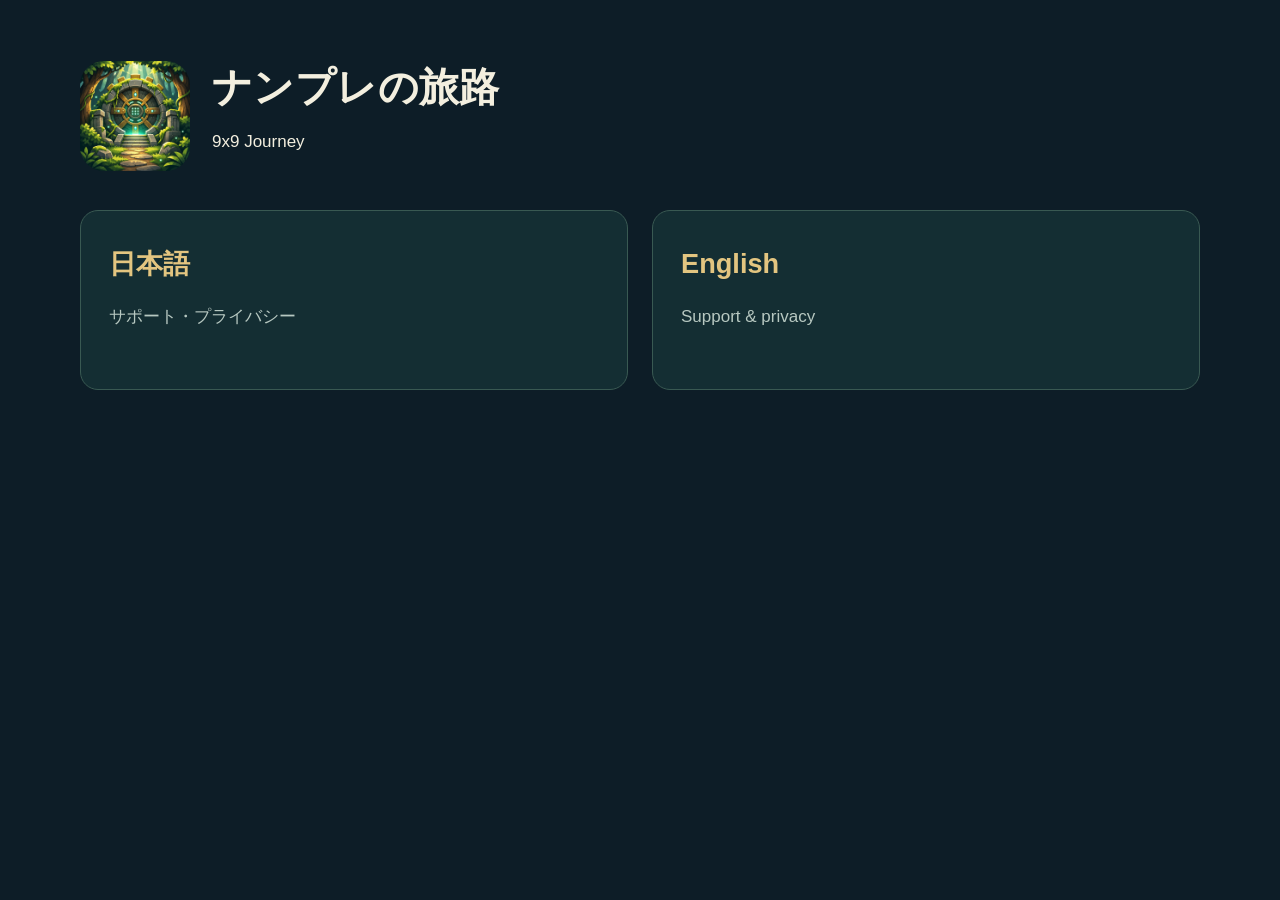
<file: index.html>
<!doctype html><html lang="ja"><head><meta charset="utf-8"><meta name="viewport" content="width=device-width,initial-scale=1"><title>ナンプレの旅路 / 9x9 Journey</title><link rel="stylesheet" href="assets/styles.css"></head><body><main class="wrap locale-home"><div class="locale-brand"><img src="assets/app-icon.png" width="110" height="110" alt=""><div><h1>ナンプレの旅路</h1><p>9x9 Journey</p></div></div><div class="locale-grid"><a class="locale-card" lang="ja" href="ja/support/index.html"><strong>日本語</strong><span>サポート・プライバシー</span></a><a class="locale-card" lang="en" href="en/support/index.html"><strong>English</strong><span>Support &amp; privacy</span></a></div></main></body></html>
</file>
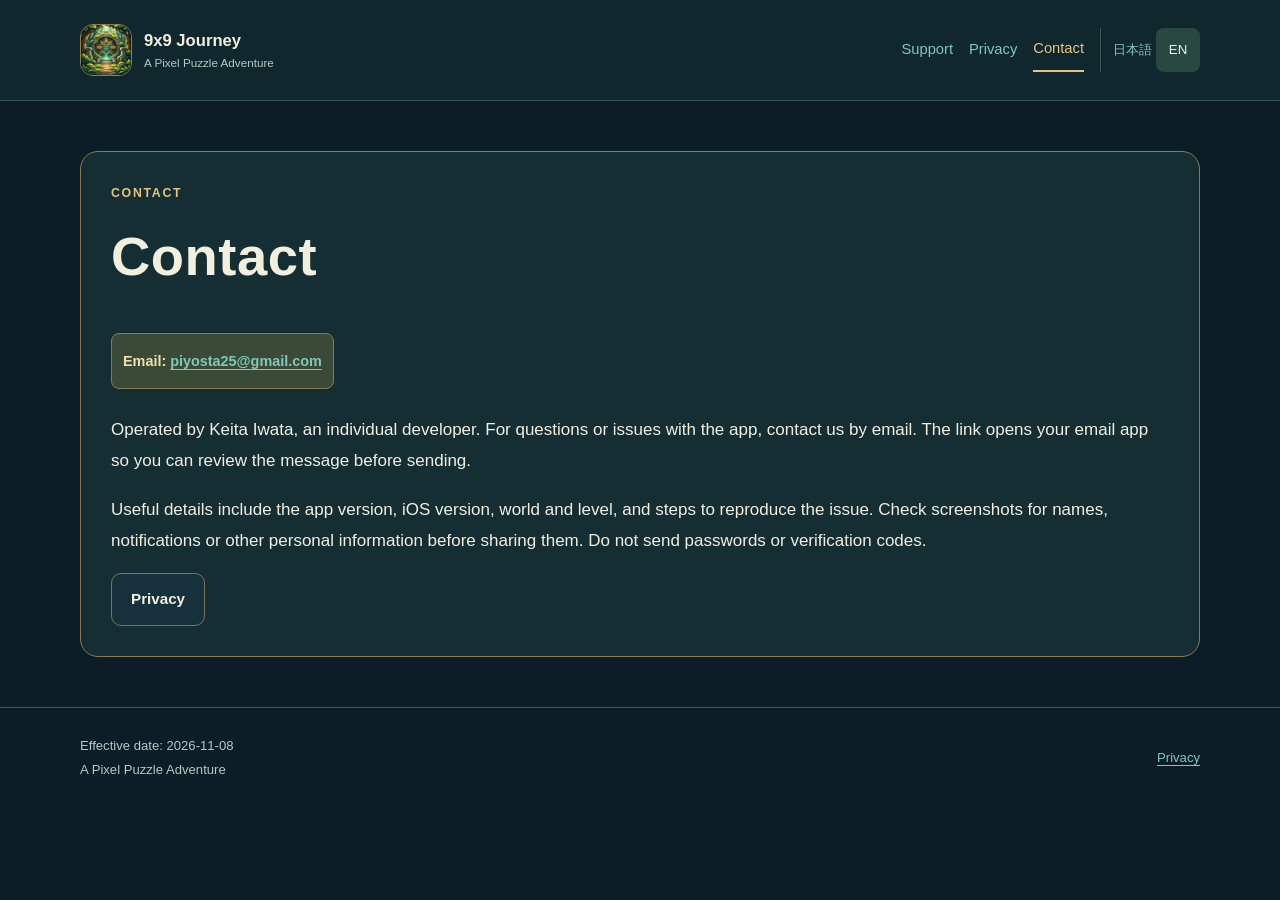
<file: en/contact/index.html>
<!doctype html>
<html lang="en"><head><meta charset="utf-8"><meta name="viewport" content="width=device-width, initial-scale=1"><meta name="robots" content="index,follow"><meta name="referrer" content="no-referrer"><meta http-equiv="Content-Security-Policy" content="default-src 'none'; style-src 'self'; img-src 'self'; font-src 'self'; script-src 'none'; connect-src 'none'; base-uri 'none'; form-action 'none'; object-src 'none'"><title>Contact | 9x9 Journey</title><meta name="description" content="Operated by Keita Iwata, an individual developer. For questions or issues with the app, contact us by email. The link opens your email app so you can review the message before sending."><link rel="icon" href="../../assets/app-icon.png" type="image/png"><link rel="stylesheet" href="../../assets/styles.css"></head><body><a class="skip" href="#main">Skip to content</a><header class="site-header"><div class="wrap header-inner"><a class="brand" href="../support/index.html"><img src="../../assets/app-icon.png" width="52" height="52" alt=""><span><strong>9x9 Journey</strong><small>A Pixel Puzzle Adventure</small></span></a><nav class="top-nav" aria-label="Pages and languages"><a href="../support/index.html">Support</a><a href="../privacy/index.html">Privacy</a><a href="../contact/index.html" aria-current="page">Contact</a><span class="languages"><a lang="ja" hreflang="ja" href="../../ja/contact/index.html">日本語</a><a lang="en" hreflang="en" href="../../en/contact/index.html" aria-current="page">EN</a></span></nav></div></header><main id="main" class="wrap section"><div class="contact-panel"><p class="eyebrow">CONTACT</p><h1>Contact</h1><p class="status-pill">Email: <a class="email-link" href="mailto:piyosta25@gmail.com">piyosta25@gmail.com</a></p><p>Operated by Keita Iwata, an individual developer. For questions or issues with the app, contact us by email. The link opens your email app so you can review the message before sending.</p><p>Useful details include the app version, iOS version, world and level, and steps to reproduce the issue. Check screenshots for names, notifications or other personal information before sharing them. Do not send passwords or verification codes.</p><a class="button secondary" href="../privacy/index.html">Privacy</a></div></main><footer class="site-footer"><div class="wrap footer-inner"><div><p>Effective date: 2026-11-08</p><p>A Pixel Puzzle Adventure</p></div><a href="../privacy/index.html">Privacy</a></div></footer></body></html>
</file>
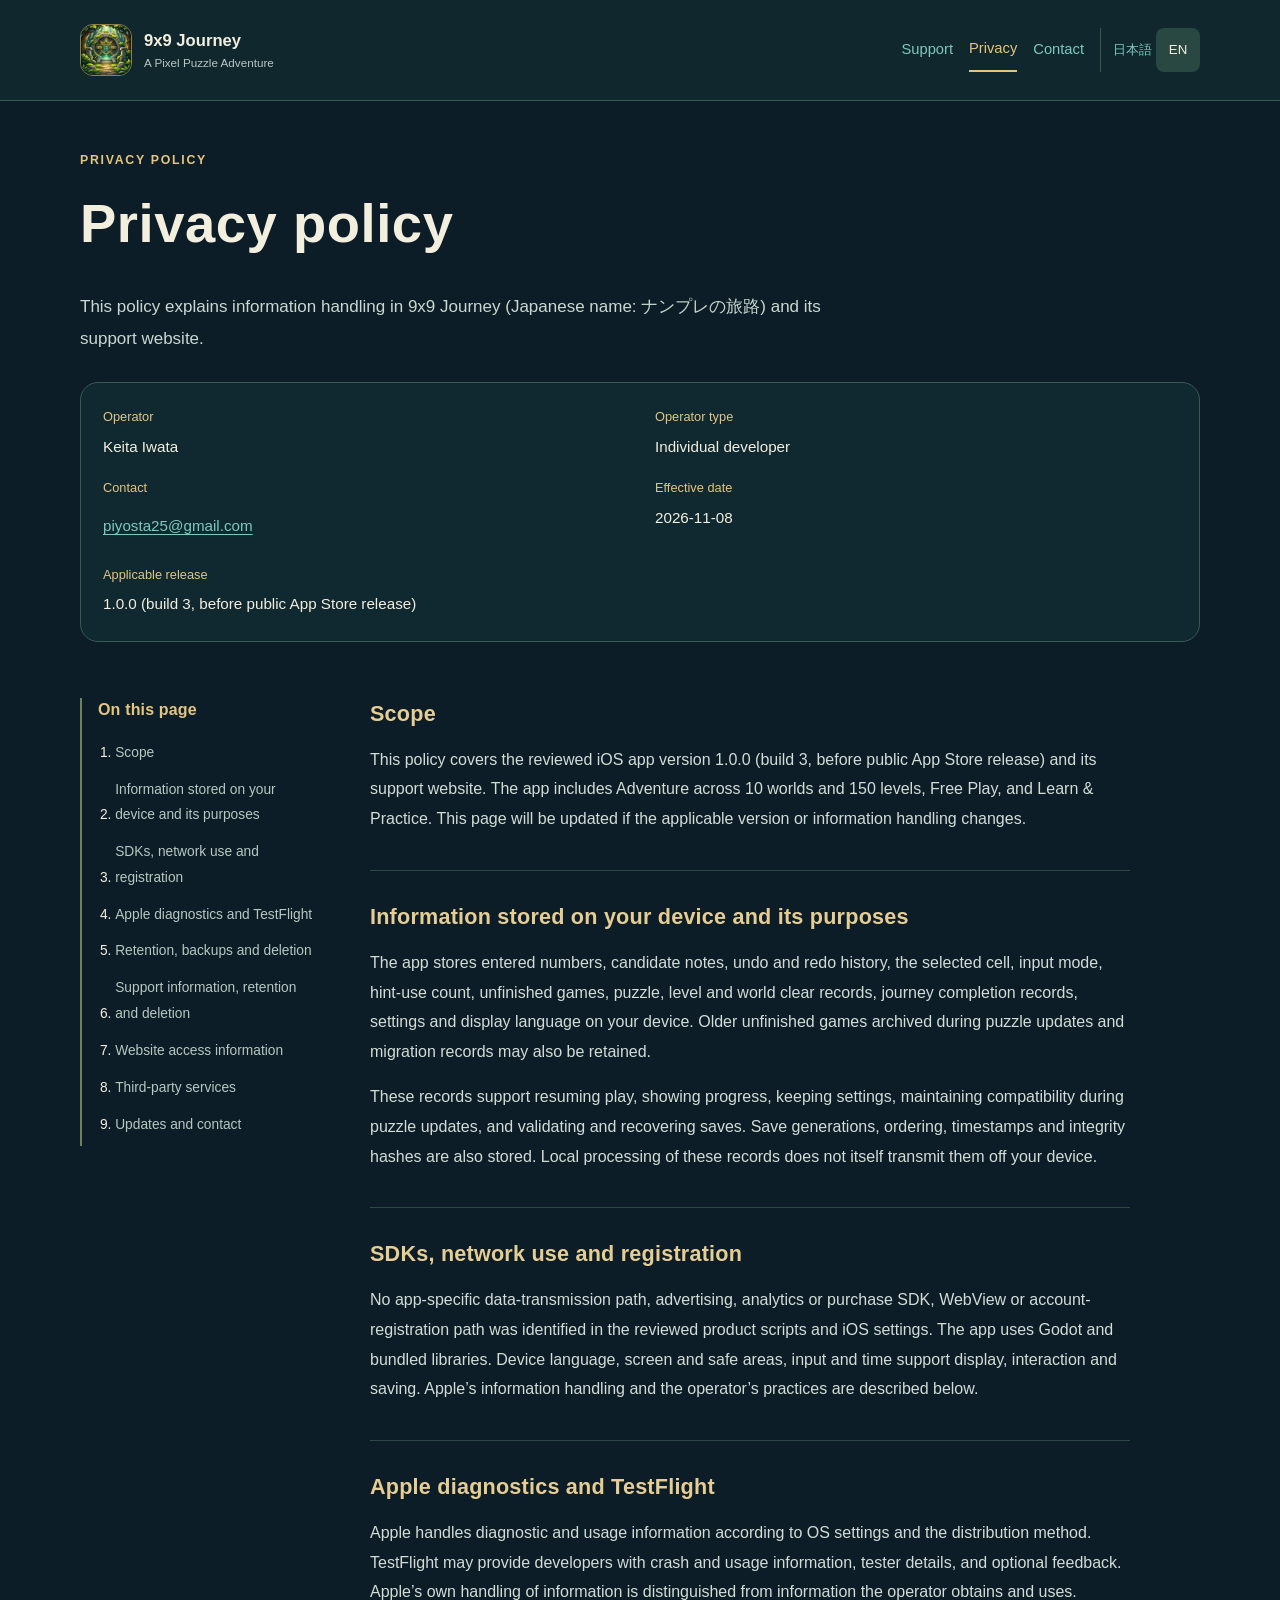
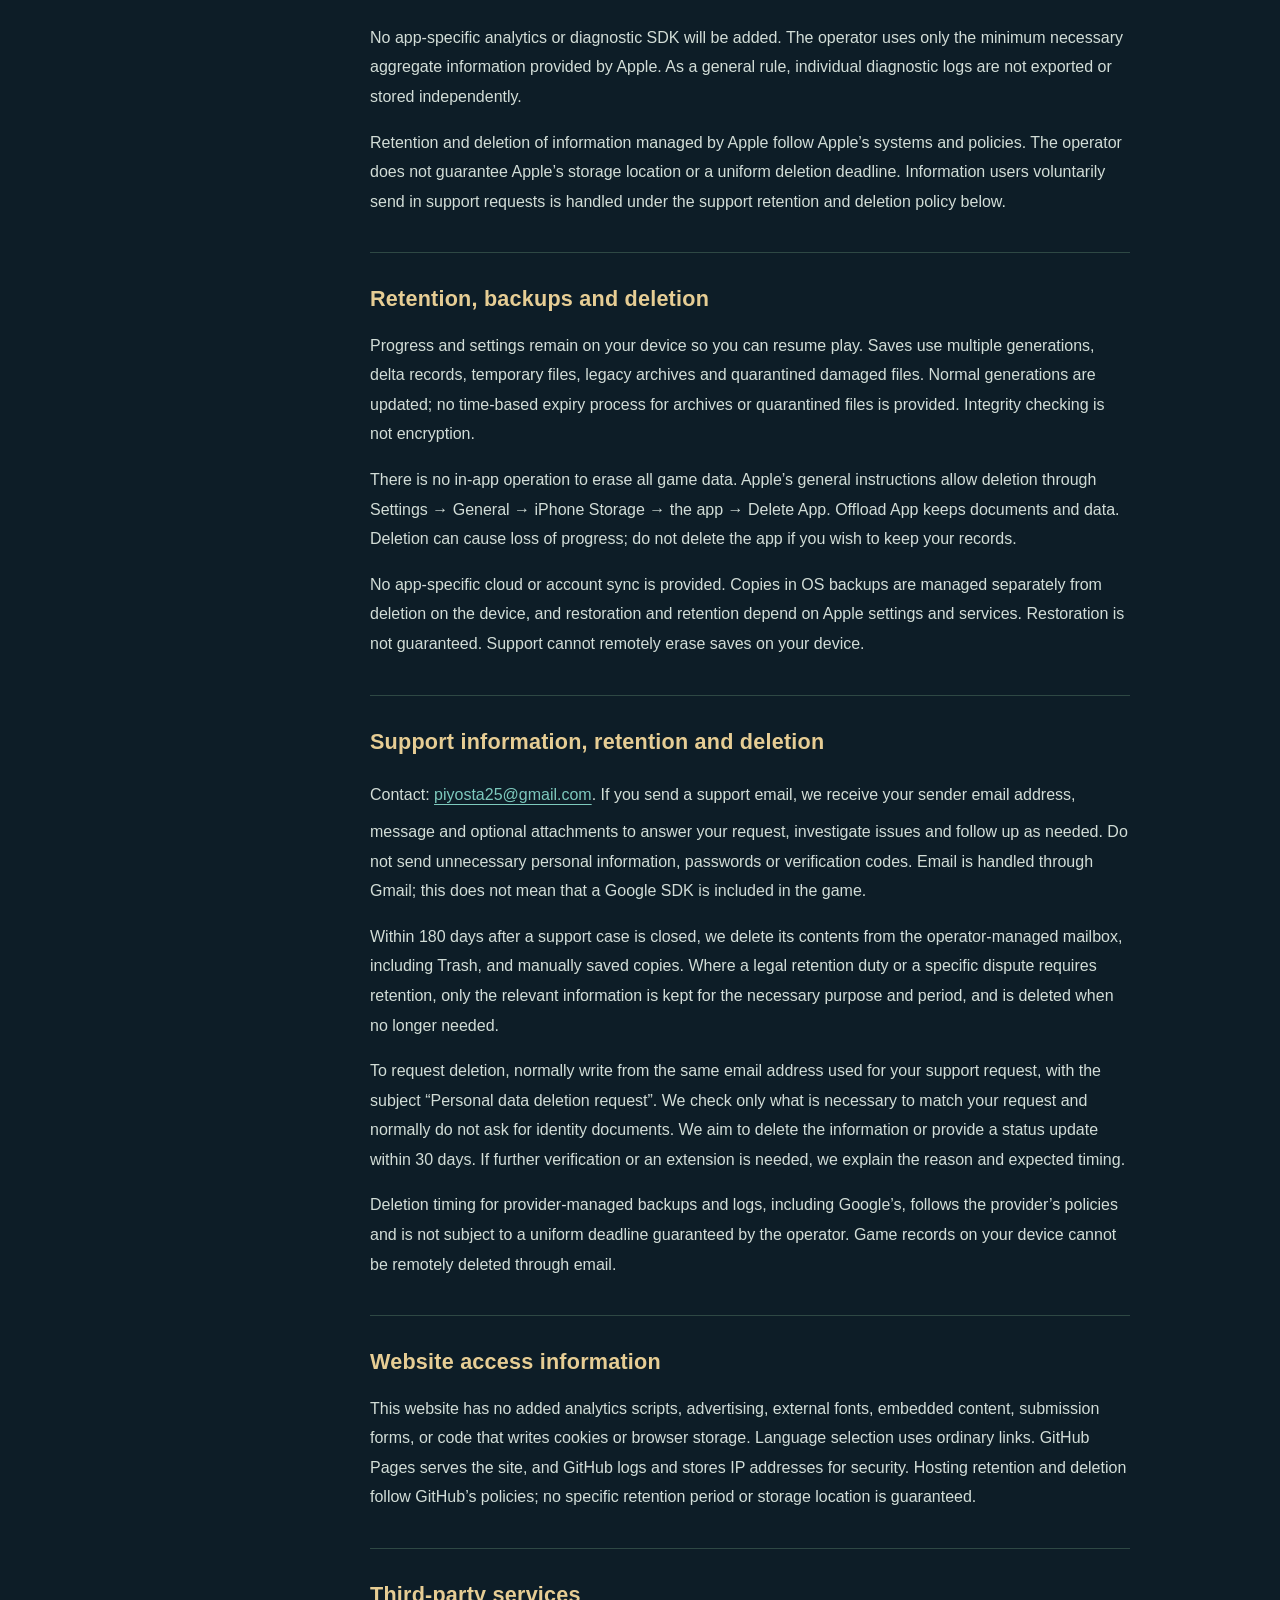
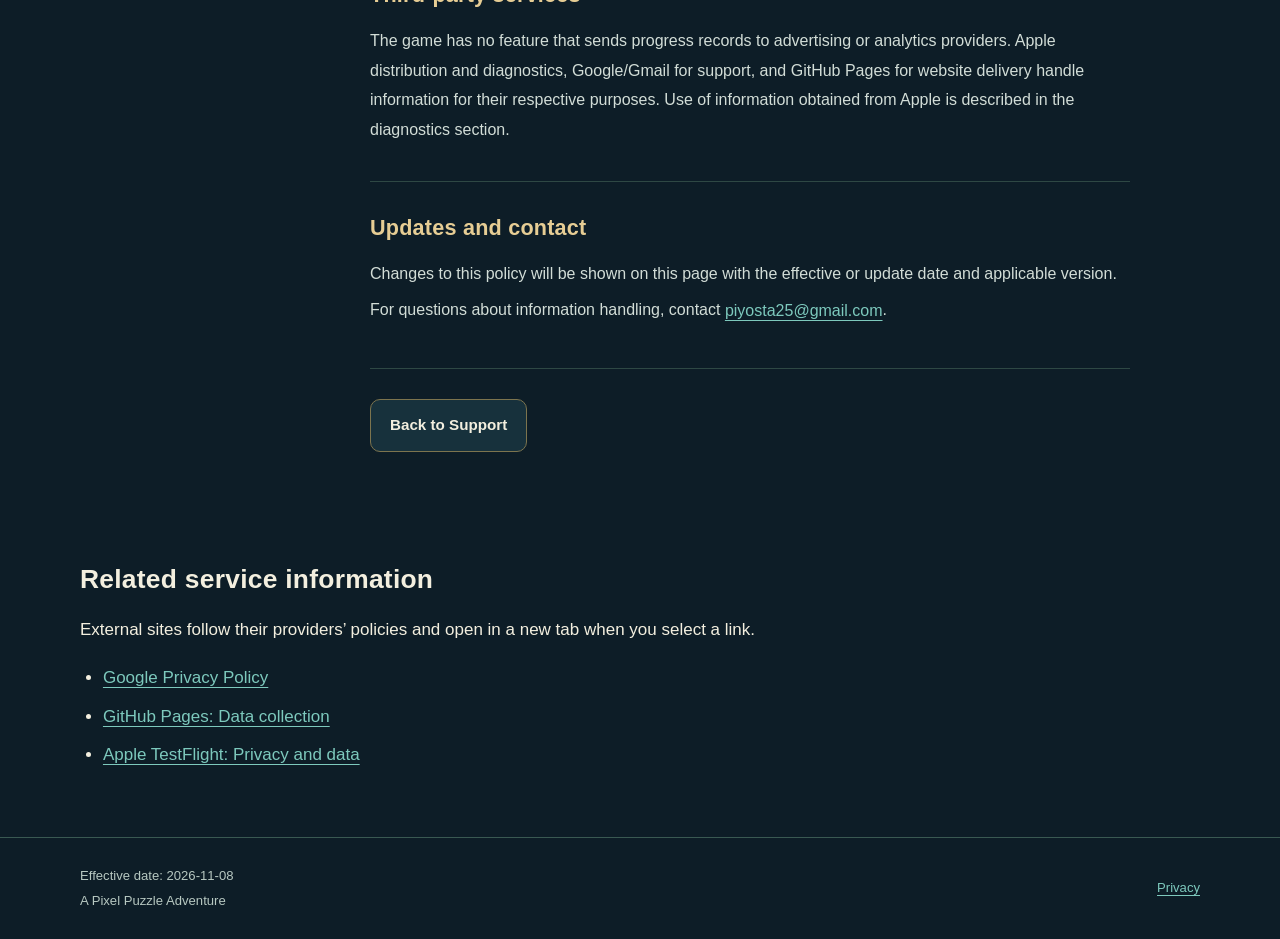
<file: en/privacy/index.html>
<!doctype html>
<html lang="en"><head><meta charset="utf-8"><meta name="viewport" content="width=device-width, initial-scale=1"><meta name="robots" content="index,follow"><meta name="referrer" content="no-referrer"><meta http-equiv="Content-Security-Policy" content="default-src 'none'; style-src 'self'; img-src 'self'; font-src 'self'; script-src 'none'; connect-src 'none'; base-uri 'none'; form-action 'none'; object-src 'none'"><title>Privacy policy | 9x9 Journey</title><meta name="description" content="This policy explains information handling in 9x9 Journey (Japanese name: ナンプレの旅路) and its support website."><link rel="icon" href="../../assets/app-icon.png" type="image/png"><link rel="stylesheet" href="../../assets/styles.css"></head><body><a class="skip" href="#main">Skip to content</a><header class="site-header"><div class="wrap header-inner"><a class="brand" href="../support/index.html"><img src="../../assets/app-icon.png" width="52" height="52" alt=""><span><strong>9x9 Journey</strong><small>A Pixel Puzzle Adventure</small></span></a><nav class="top-nav" aria-label="Pages and languages"><a href="../support/index.html">Support</a><a href="../privacy/index.html" aria-current="page">Privacy</a><a href="../contact/index.html">Contact</a><span class="languages"><a lang="ja" hreflang="ja" href="../../ja/privacy/index.html">日本語</a><a lang="en" hreflang="en" href="../../en/privacy/index.html" aria-current="page">EN</a></span></nav></div></header><main id="main"><div class="wrap policy-hero"><p class="eyebrow">PRIVACY POLICY</p><h1>Privacy policy</h1><p class="lead">This policy explains information handling in 9x9 Journey (Japanese name: ナンプレの旅路) and its support website.</p><dl class="meta-list"><div><dt>Operator</dt><dd>Keita Iwata</dd></div><div><dt>Operator type</dt><dd>Individual developer</dd></div><div><dt>Contact</dt><dd><a class="email-link" href="mailto:piyosta25@gmail.com">piyosta25@gmail.com</a></dd></div><div><dt>Effective date</dt><dd>2026-11-08</dd></div><div><dt>Applicable release</dt><dd>1.0.0 (build 3, before public App Store release)</dd></div></dl></div><div class="wrap policy-layout"><aside class="toc"><h2>On this page</h2><ol><li><a href="#scope">Scope</a></li><li><a href="#local-data">Information stored on your device and its purposes</a></li><li><a href="#network">SDKs, network use and registration</a></li><li><a href="#diagnostics">Apple diagnostics and TestFlight</a></li><li><a href="#retention">Retention, backups and deletion</a></li><li><a href="#support-email">Support information, retention and deletion</a></li><li><a href="#website">Website access information</a></li><li><a href="#third-parties">Third-party services</a></li><li><a href="#updates">Updates and contact</a></li></ol></aside><article class="policy-article"><section id="scope"><h2>Scope</h2><p>This policy covers the reviewed iOS app version 1.0.0 (build 3, before public App Store release) and its support website. The app includes Adventure across 10 worlds and 150 levels, Free Play, and Learn &amp; Practice. This page will be updated if the applicable version or information handling changes.</p></section><section id="local-data"><h2>Information stored on your device and its purposes</h2><p>The app stores entered numbers, candidate notes, undo and redo history, the selected cell, input mode, hint-use count, unfinished games, puzzle, level and world clear records, journey completion records, settings and display language on your device. Older unfinished games archived during puzzle updates and migration records may also be retained.</p><p>These records support resuming play, showing progress, keeping settings, maintaining compatibility during puzzle updates, and validating and recovering saves. Save generations, ordering, timestamps and integrity hashes are also stored. Local processing of these records does not itself transmit them off your device.</p></section><section id="network"><h2>SDKs, network use and registration</h2><p>No app-specific data-transmission path, advertising, analytics or purchase SDK, WebView or account-registration path was identified in the reviewed product scripts and iOS settings. The app uses Godot and bundled libraries. Device language, screen and safe areas, input and time support display, interaction and saving. Apple’s information handling and the operator’s practices are described below.</p></section><section id="diagnostics"><h2>Apple diagnostics and TestFlight</h2><p>Apple handles diagnostic and usage information according to OS settings and the distribution method. TestFlight may provide developers with crash and usage information, tester details, and optional feedback. Apple’s own handling of information is distinguished from information the operator obtains and uses.</p><p>No app-specific analytics or diagnostic SDK will be added. The operator uses only the minimum necessary aggregate information provided by Apple. As a general rule, individual diagnostic logs are not exported or stored independently.</p><p>Retention and deletion of information managed by Apple follow Apple’s systems and policies. The operator does not guarantee Apple’s storage location or a uniform deletion deadline. Information users voluntarily send in support requests is handled under the support retention and deletion policy below.</p></section><section id="retention"><h2>Retention, backups and deletion</h2><p>Progress and settings remain on your device so you can resume play. Saves use multiple generations, delta records, temporary files, legacy archives and quarantined damaged files. Normal generations are updated; no time-based expiry process for archives or quarantined files is provided. Integrity checking is not encryption.</p><p>There is no in-app operation to erase all game data. Apple’s general instructions allow deletion through Settings → General → iPhone Storage → the app → Delete App. Offload App keeps documents and data. Deletion can cause loss of progress; do not delete the app if you wish to keep your records.</p><p>No app-specific cloud or account sync is provided. Copies in OS backups are managed separately from deletion on the device, and restoration and retention depend on Apple settings and services. Restoration is not guaranteed. Support cannot remotely erase saves on your device.</p></section><section id="support-email"><h2>Support information, retention and deletion</h2><p>Contact: <a class="email-link" href="mailto:piyosta25@gmail.com">piyosta25@gmail.com</a>. If you send a support email, we receive your sender email address, message and optional attachments to answer your request, investigate issues and follow up as needed. Do not send unnecessary personal information, passwords or verification codes. Email is handled through Gmail; this does not mean that a Google SDK is included in the game.</p><p>Within 180 days after a support case is closed, we delete its contents from the operator-managed mailbox, including Trash, and manually saved copies. Where a legal retention duty or a specific dispute requires retention, only the relevant information is kept for the necessary purpose and period, and is deleted when no longer needed.</p><p>To request deletion, normally write from the same email address used for your support request, with the subject “Personal data deletion request”. We check only what is necessary to match your request and normally do not ask for identity documents. We aim to delete the information or provide a status update within 30 days. If further verification or an extension is needed, we explain the reason and expected timing.</p><p>Deletion timing for provider-managed backups and logs, including Google’s, follows the provider’s policies and is not subject to a uniform deadline guaranteed by the operator. Game records on your device cannot be remotely deleted through email.</p></section><section id="website"><h2>Website access information</h2><p>This website has no added analytics scripts, advertising, external fonts, embedded content, submission forms, or code that writes cookies or browser storage. Language selection uses ordinary links. GitHub Pages serves the site, and GitHub logs and stores IP addresses for security. Hosting retention and deletion follow GitHub’s policies; no specific retention period or storage location is guaranteed.</p></section><section id="third-parties"><h2>Third-party services</h2><p>The game has no feature that sends progress records to advertising or analytics providers. Apple distribution and diagnostics, Google/Gmail for support, and GitHub Pages for website delivery handle information for their respective purposes. Use of information obtained from Apple is described in the diagnostics section.</p></section><section id="updates"><h2>Updates and contact</h2><p>Changes to this policy will be shown on this page with the effective or update date and applicable version. For questions about information handling, contact <a class="email-link" href="mailto:piyosta25@gmail.com">piyosta25@gmail.com</a>.</p></section><div class="actions"><a class="button secondary" href="../support/index.html">Back to Support</a></div></article></div><section class="wrap section"><h2>Related service information</h2><p>External sites follow their providers’ policies and open in a new tab when you select a link.</p><ul><li><a href="https://policies.google.com/privacy" target="_blank" rel="noopener noreferrer">Google Privacy Policy</a></li><li><a href="https://docs.github.com/en/pages/getting-started-with-github-pages/what-is-github-pages#data-collection" target="_blank" rel="noopener noreferrer">GitHub Pages: Data collection</a></li><li><a href="https://testflight.apple.com/#your-privacy-and-data" target="_blank" rel="noopener noreferrer">Apple TestFlight: Privacy and data</a></li></ul></section></main><footer class="site-footer"><div class="wrap footer-inner"><div><p>Effective date: 2026-11-08</p><p>A Pixel Puzzle Adventure</p></div><a href="../privacy/index.html">Privacy</a></div></footer></body></html>
</file>
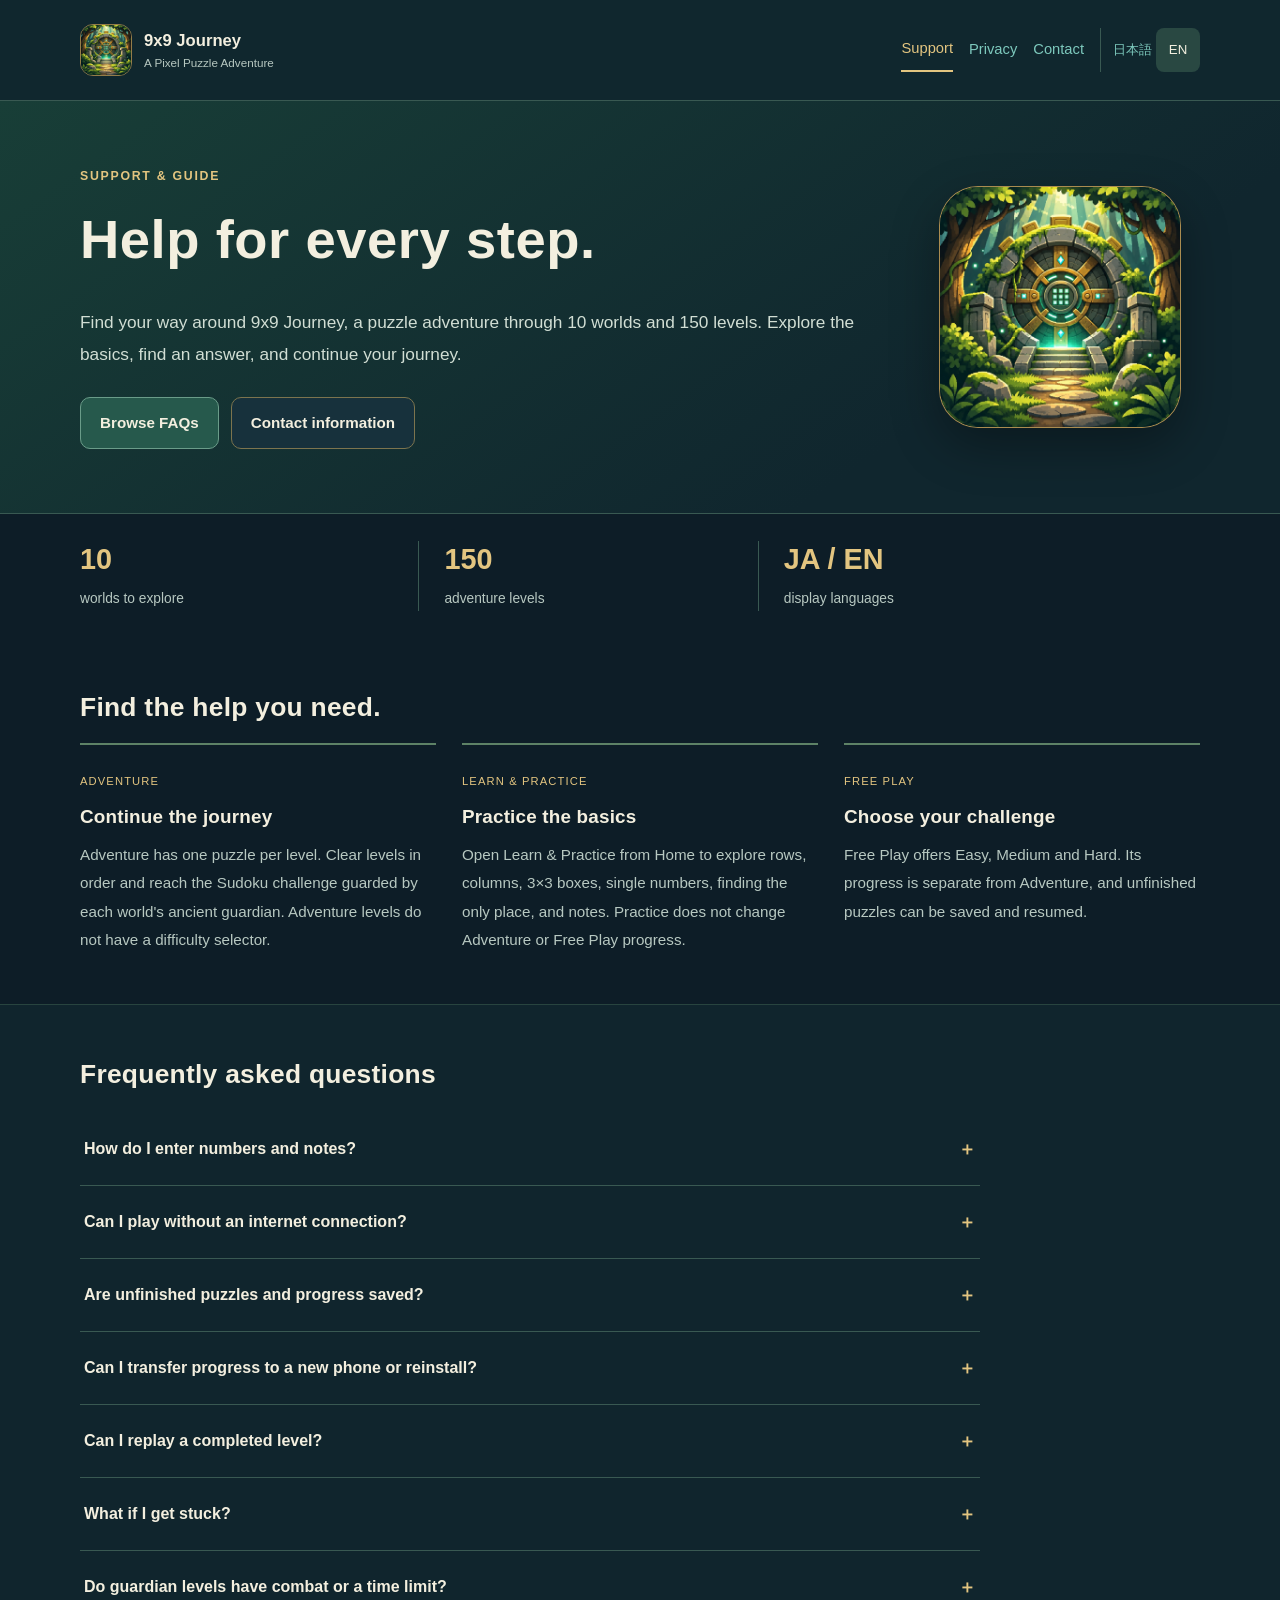
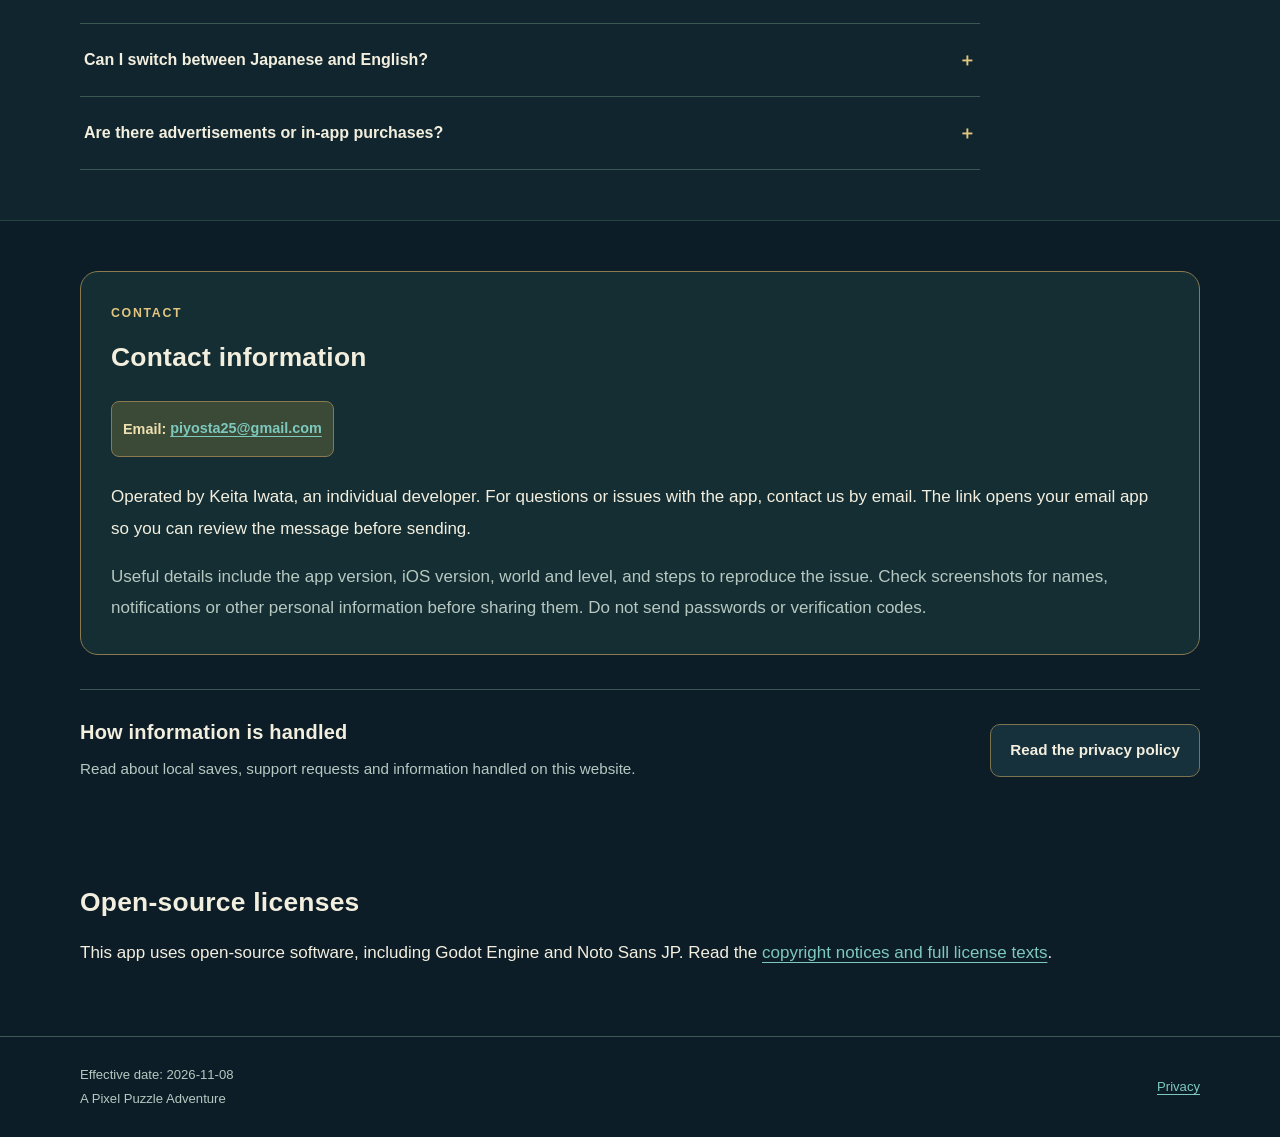
<file: en/support/index.html>
<!doctype html>
<html lang="en"><head><meta charset="utf-8"><meta name="viewport" content="width=device-width, initial-scale=1"><meta name="robots" content="index,follow"><meta name="referrer" content="no-referrer"><meta http-equiv="Content-Security-Policy" content="default-src 'none'; style-src 'self'; img-src 'self'; font-src 'self'; script-src 'none'; connect-src 'none'; base-uri 'none'; form-action 'none'; object-src 'none'"><title>Help for every step. | 9x9 Journey</title><meta name="description" content="Find your way around 9x9 Journey, a puzzle adventure through 10 worlds and 150 levels. Explore the basics, find an answer, and continue your journey."><link rel="icon" href="../../assets/app-icon.png" type="image/png"><link rel="stylesheet" href="../../assets/styles.css"></head><body><a class="skip" href="#main">Skip to content</a><header class="site-header"><div class="wrap header-inner"><a class="brand" href="../support/index.html"><img src="../../assets/app-icon.png" width="52" height="52" alt=""><span><strong>9x9 Journey</strong><small>A Pixel Puzzle Adventure</small></span></a><nav class="top-nav" aria-label="Pages and languages"><a href="../support/index.html" aria-current="page">Support</a><a href="../privacy/index.html">Privacy</a><a href="../contact/index.html">Contact</a><span class="languages"><a lang="ja" hreflang="ja" href="../../ja/support/index.html">日本語</a><a lang="en" hreflang="en" href="../../en/support/index.html" aria-current="page">EN</a></span></nav></div></header><main id="main"><section class="hero"><div class="wrap hero-inner"><div><p class="eyebrow">SUPPORT &amp; GUIDE</p><h1>Help for every step.</h1><p class="lead">Find your way around 9x9 Journey, a puzzle adventure through 10 worlds and 150 levels. Explore the basics, find an answer, and continue your journey.</p><div class="actions"><a class="button" href="#faq">Browse FAQs</a><a class="button secondary" href="#contact">Contact information</a></div></div><div class="hero-art"><img src="../../assets/app-icon.png" width="240" height="240" alt="App icon showing forest ruins and a glowing puzzle gate"></div></div></section><div class="wrap"><dl class="stats"><div><dt>10</dt><dd>worlds to explore</dd></div><div><dt>150</dt><dd>adventure levels</dd></div><div><dt>JA / EN</dt><dd>display languages</dd></div></dl></div><section class="wrap section" aria-labelledby="features"><h2 id="features">Find the help you need.</h2><div class="features"><article class="feature"><span class="tag">ADVENTURE</span><h3>Continue the journey</h3><p>Adventure has one puzzle per level. Clear levels in order and reach the Sudoku challenge guarded by each world&#x27;s ancient guardian. Adventure levels do not have a difficulty selector.</p></article><article class="feature"><span class="tag">LEARN &amp; PRACTICE</span><h3>Practice the basics</h3><p>Open Learn &amp; Practice from Home to explore rows, columns, 3×3 boxes, single numbers, finding the only place, and notes. Practice does not change Adventure or Free Play progress.</p></article><article class="feature"><span class="tag">FREE PLAY</span><h3>Choose your challenge</h3><p>Free Play offers Easy, Medium and Hard. Its progress is separate from Adventure, and unfinished puzzles can be saved and resumed.</p></article></div></section><section class="section faq-section" id="faq"><div class="wrap"><div class="section-heading"><h2>Frequently asked questions</h2></div><div class="faq-list"><details id="faq-controls"><summary>How do I enter numbers and notes?</summary><div class="answer"><p>Select a cell, then tap a number. You can also use number-first input. Turn on Notes to enter candidates manually, and use Undo or Redo to revise entries. Hints include an explanation.</p></div></details><details id="faq-offline"><summary>Can I play without an internet connection?</summary><div class="answer"><p>The included puzzles can be played offline. Internet access is needed to view the website or send support email.</p></div></details><details id="faq-save"><summary>Are unfinished puzzles and progress saved?</summary><div class="answer"><p>Puzzle entries, notes, input history, unfinished Adventure and Free Play sessions, completion records and settings are stored on your device. Multiple save generations help with recovery.</p><p>If the app reports a save failure, check the device&#x27;s available storage and use Retry Save. Deleting the app before investigating a problem may cause local progress to be lost.</p></div></details><details id="faq-transfer"><summary>Can I transfer progress to a new phone or reinstall?</summary><div class="answer"><p>The app has no account or app-specific cloud sync. OS backups and restoration depend on Apple settings and services, so transfer cannot be guaranteed in all situations. Do not delete the app if you want to keep your progress.</p></div></details><details id="faq-replay"><summary>Can I replay a completed level?</summary><div class="answer"><p>Selecting a completed level offers View Completed Grid, Replay, and Back. Replaying keeps your existing completion record.</p></div></details><details id="faq-help"><summary>What if I get stuck?</summary><div class="answer"><p>Open Learn &amp; Practice from Home to practice the basics. During play, Hint explains a step, and Notes lets you record candidates manually. Undo and Redo are also available.</p><p>By default, the app highlights duplicates in rows, columns and 3×3 boxes. To also flag entries that differ from the completed solution, change the solution-check setting.</p></div></details><details id="faq-boss"><summary>Do guardian levels have combat or a time limit?</summary><div class="answer"><p>Guardian levels use ordinary 9×9 Sudoku. There is no HP, combat, time limit or special interference. Notes, Hint and Undo remain available.</p></div></details><details id="faq-language"><summary>Can I switch between Japanese and English?</summary><div class="answer"><p>In Settings, choose the device-language option, Japanese or English. The preference is saved. Automatic selection uses English when the device language is not Japanese.</p></div></details><details id="faq-ads"><summary>Are there advertisements or in-app purchases?</summary><div class="answer"><p>This version has no advertising or in-app purchase feature.</p></div></details></div></div></section><section class="wrap section" id="contact"><div class="contact-panel"><p class="eyebrow">CONTACT</p><h2>Contact information</h2><p class="status-pill">Email: <a class="email-link" href="mailto:piyosta25@gmail.com">piyosta25@gmail.com</a></p><p>Operated by Keita Iwata, an individual developer. For questions or issues with the app, contact us by email. The link opens your email app so you can review the message before sending.</p><p class="muted">Useful details include the app version, iOS version, world and level, and steps to reproduce the issue. Check screenshots for names, notifications or other personal information before sharing them. Do not send passwords or verification codes.</p></div><div class="privacy-callout"><div><h2>How information is handled</h2><p>Read about local saves, support requests and information handled on this website.</p></div><a class="button secondary" href="../privacy/index.html">Read the privacy policy</a></div></section><section class="wrap section"><h2>Open-source licenses</h2><p>This app uses open-source software, including Godot Engine and Noto Sans JP. Read the <a href="../../assets/third-party-notices.txt">copyright notices and full license texts</a>.</p></section></main><footer class="site-footer"><div class="wrap footer-inner"><div><p>Effective date: 2026-11-08</p><p>A Pixel Puzzle Adventure</p></div><a href="../privacy/index.html">Privacy</a></div></footer></body></html>
</file>
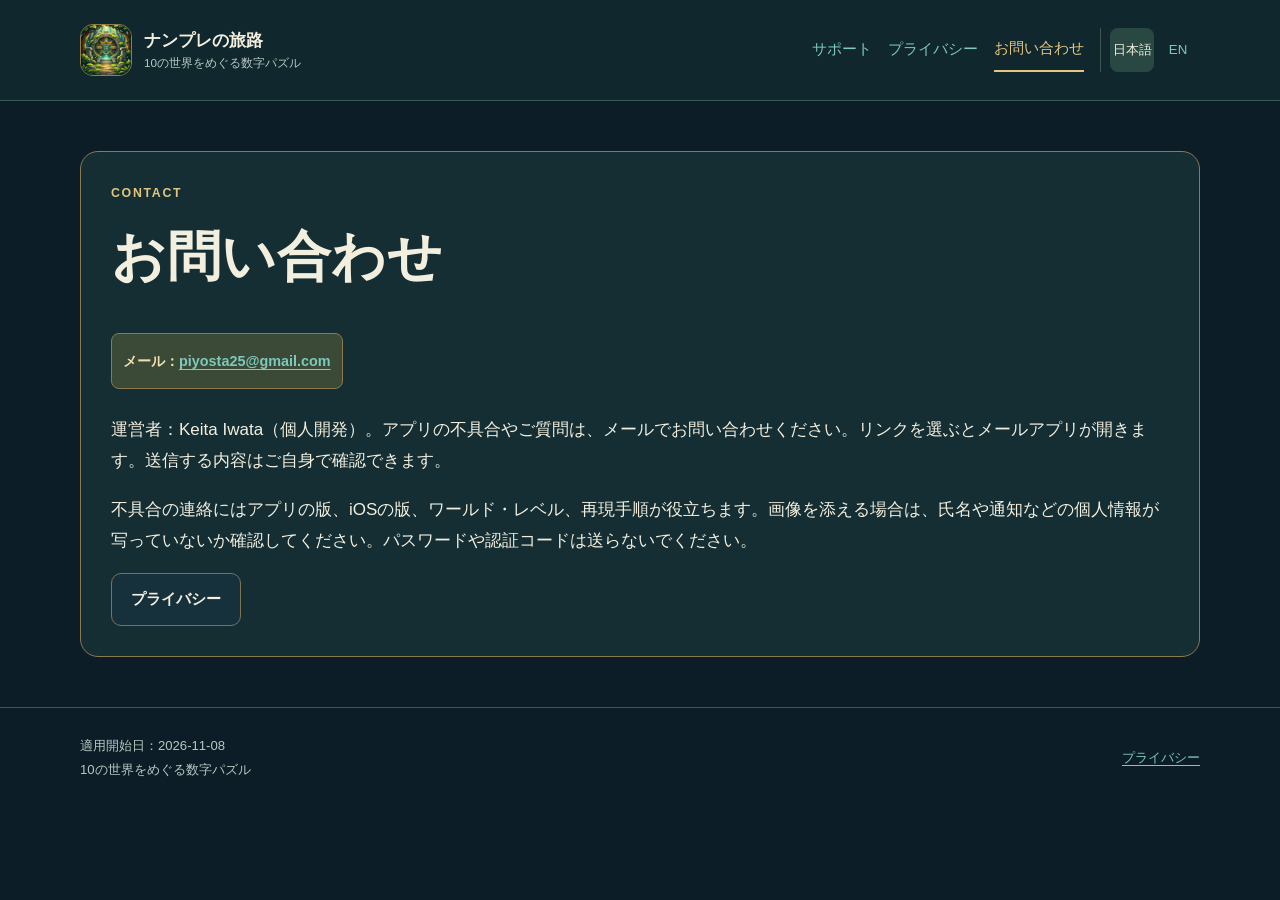
<file: ja/contact/index.html>
<!doctype html>
<html lang="ja"><head><meta charset="utf-8"><meta name="viewport" content="width=device-width, initial-scale=1"><meta name="robots" content="index,follow"><meta name="referrer" content="no-referrer"><meta http-equiv="Content-Security-Policy" content="default-src 'none'; style-src 'self'; img-src 'self'; font-src 'self'; script-src 'none'; connect-src 'none'; base-uri 'none'; form-action 'none'; object-src 'none'"><title>お問い合わせ | ナンプレの旅路</title><meta name="description" content="運営者：Keita Iwata（個人開発）。アプリの不具合やご質問は、メールでお問い合わせください。リンクを選ぶとメールアプリが開きます。送信する内容はご自身で確認できます。"><link rel="icon" href="../../assets/app-icon.png" type="image/png"><link rel="stylesheet" href="../../assets/styles.css"></head><body><a class="skip" href="#main">本文へ移動</a><header class="site-header"><div class="wrap header-inner"><a class="brand" href="../support/index.html"><img src="../../assets/app-icon.png" width="52" height="52" alt=""><span><strong>ナンプレの旅路</strong><small>10の世界をめぐる数字パズル</small></span></a><nav class="top-nav" aria-label="ページと言語"><a href="../support/index.html">サポート</a><a href="../privacy/index.html">プライバシー</a><a href="../contact/index.html" aria-current="page">お問い合わせ</a><span class="languages"><a lang="ja" hreflang="ja" href="../../ja/contact/index.html" aria-current="page">日本語</a><a lang="en" hreflang="en" href="../../en/contact/index.html">EN</a></span></nav></div></header><main id="main" class="wrap section"><div class="contact-panel"><p class="eyebrow">CONTACT</p><h1>お問い合わせ</h1><p class="status-pill">メール：<a class="email-link" href="mailto:piyosta25@gmail.com">piyosta25@gmail.com</a></p><p>運営者：Keita Iwata（個人開発）。アプリの不具合やご質問は、メールでお問い合わせください。リンクを選ぶとメールアプリが開きます。送信する内容はご自身で確認できます。</p><p>不具合の連絡にはアプリの版、iOSの版、ワールド・レベル、再現手順が役立ちます。画像を添える場合は、氏名や通知などの個人情報が写っていないか確認してください。パスワードや認証コードは送らないでください。</p><a class="button secondary" href="../privacy/index.html">プライバシー</a></div></main><footer class="site-footer"><div class="wrap footer-inner"><div><p>適用開始日：2026-11-08</p><p>10の世界をめぐる数字パズル</p></div><a href="../privacy/index.html">プライバシー</a></div></footer></body></html>
</file>
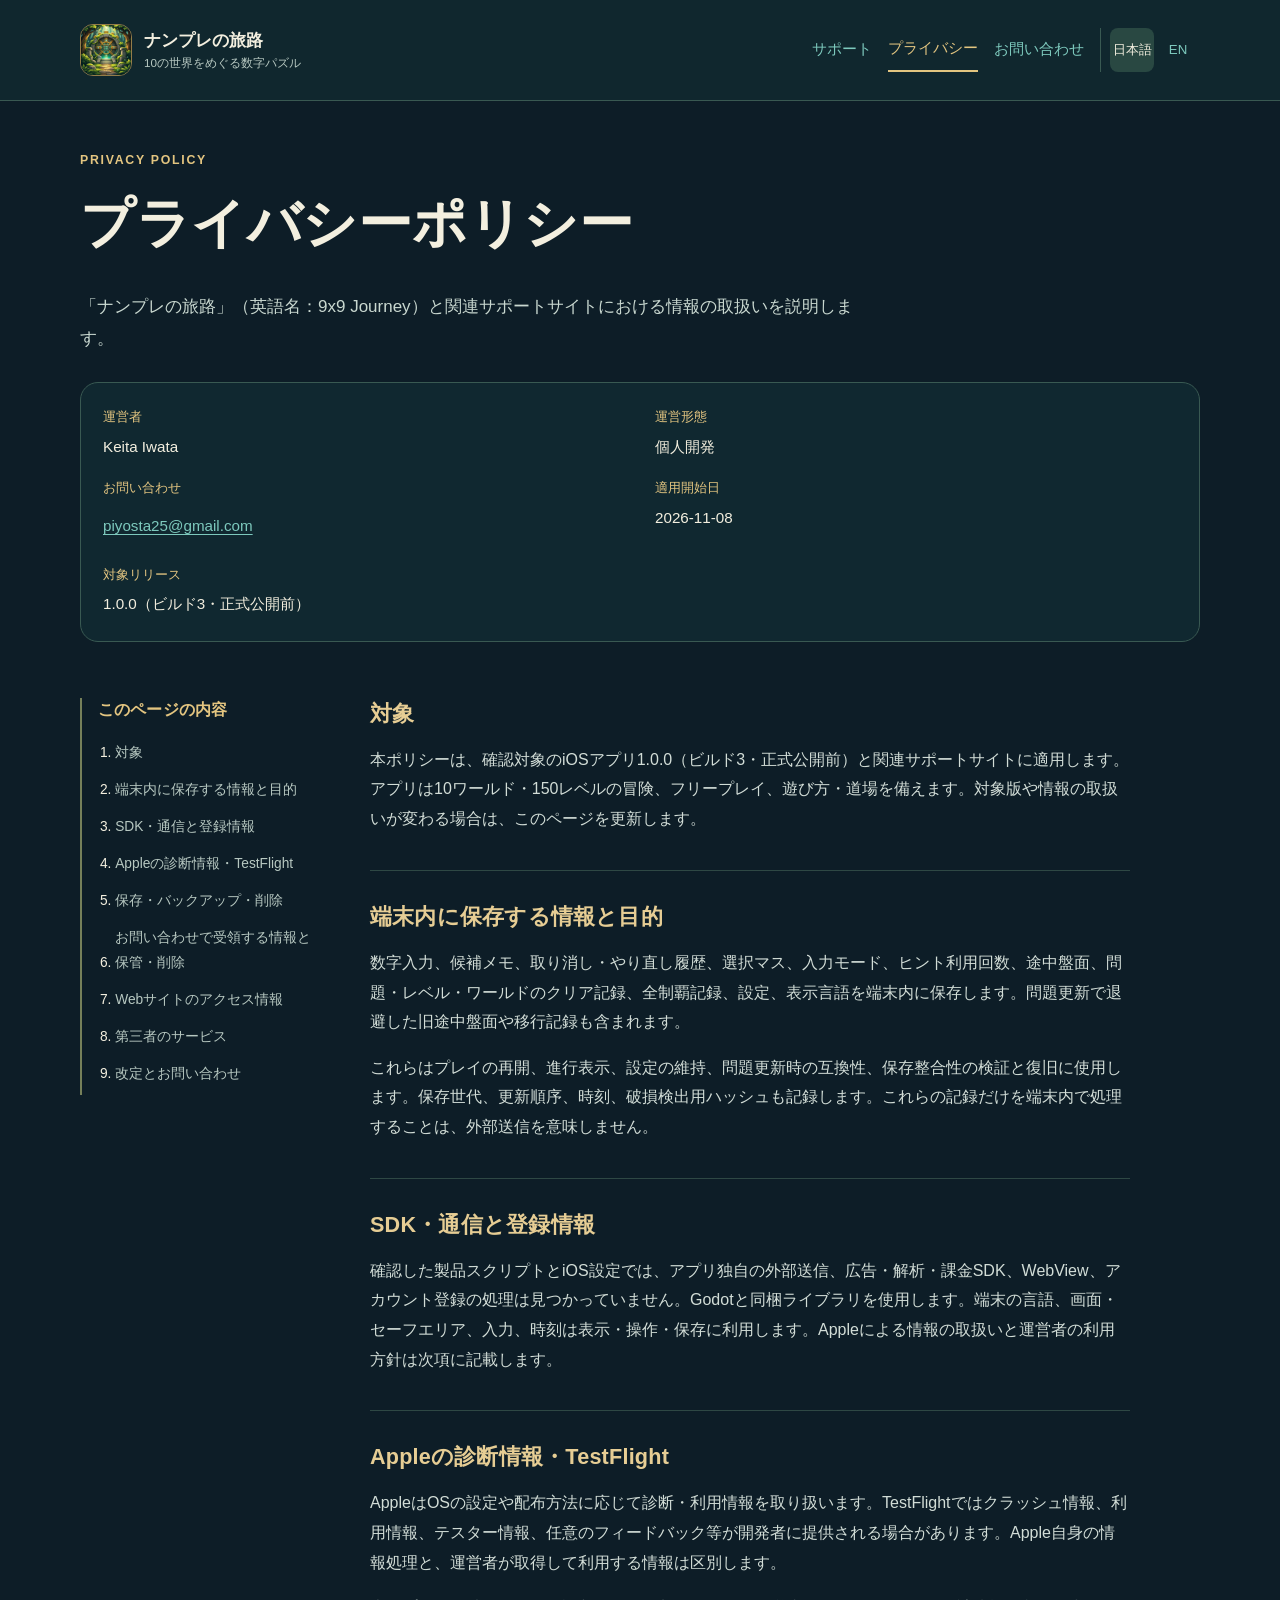
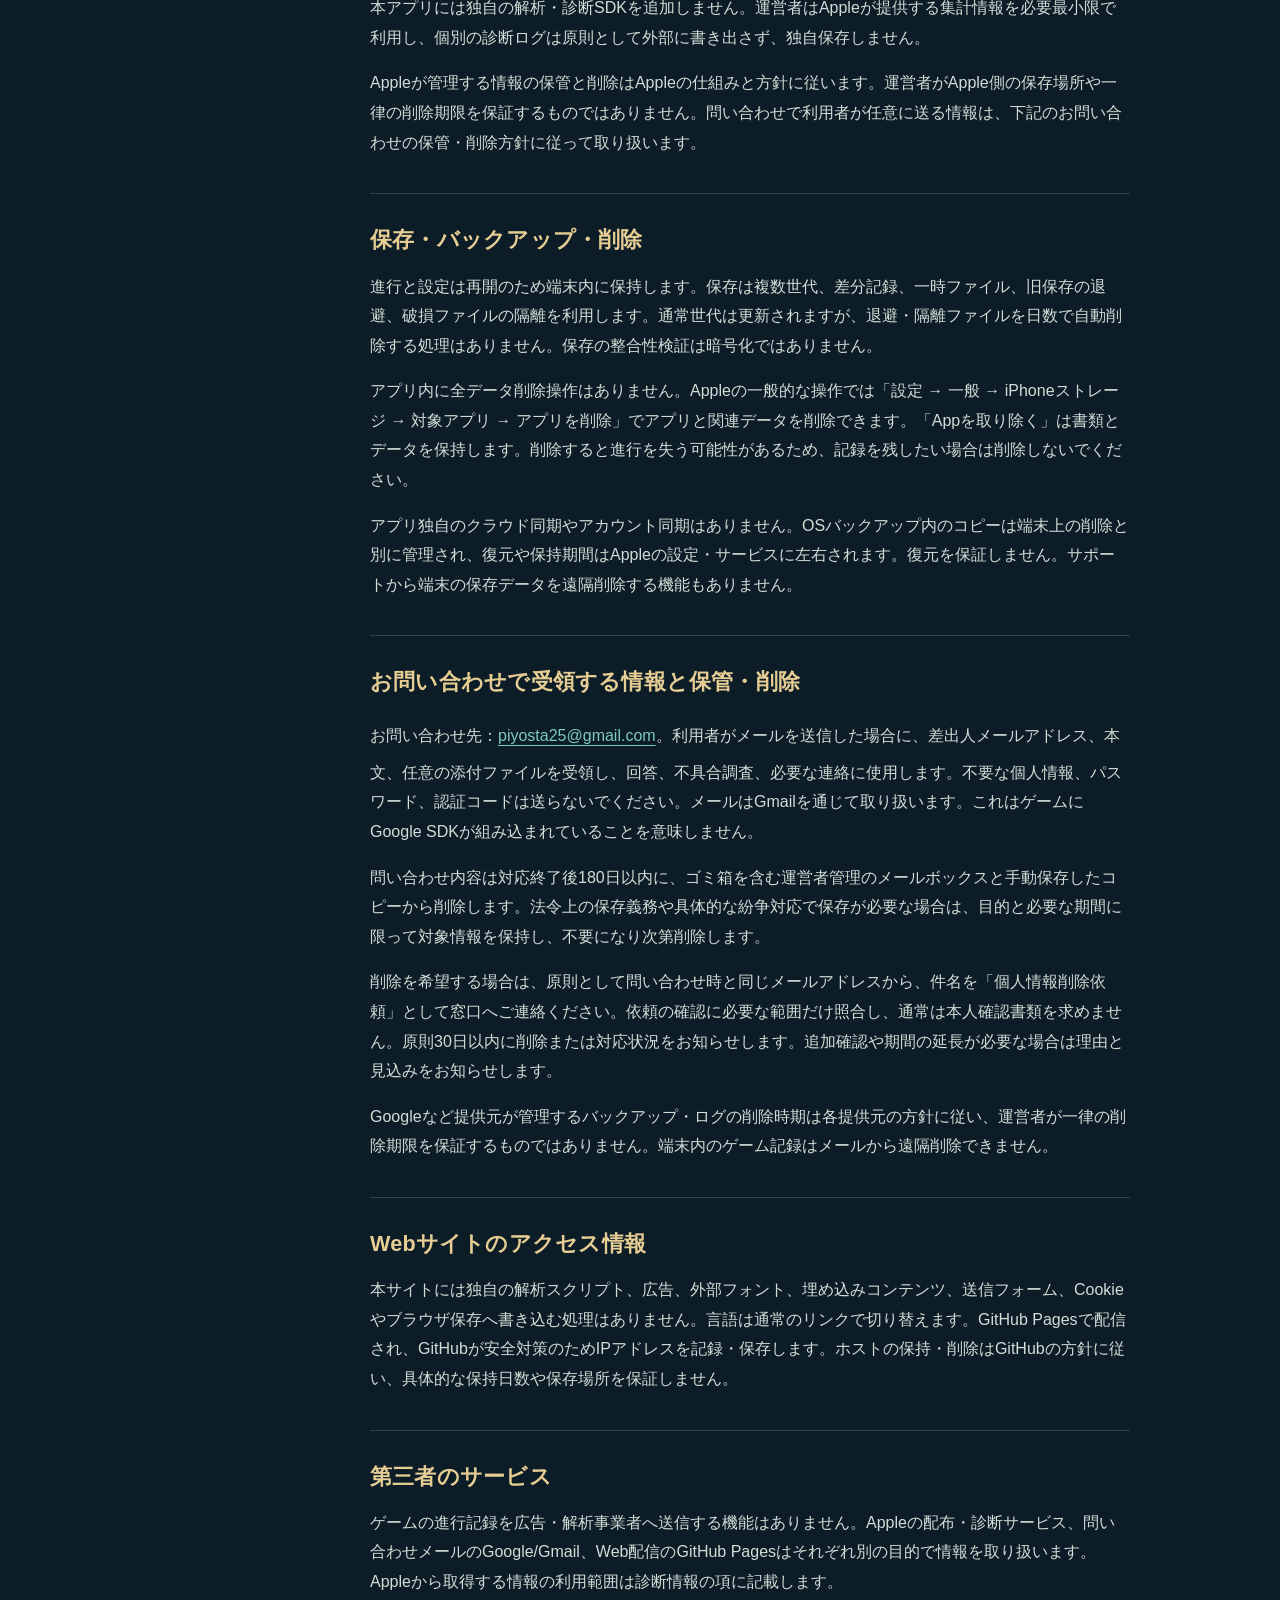
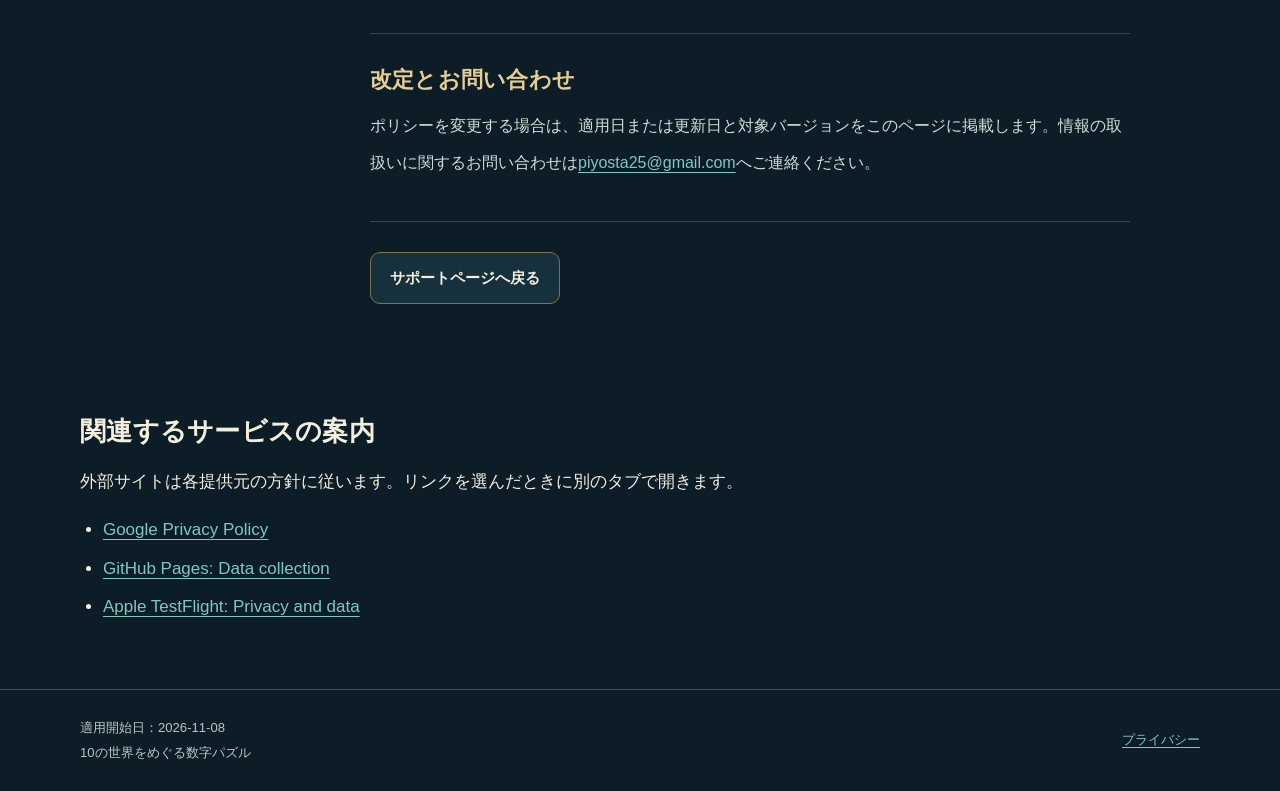
<file: ja/privacy/index.html>
<!doctype html>
<html lang="ja"><head><meta charset="utf-8"><meta name="viewport" content="width=device-width, initial-scale=1"><meta name="robots" content="index,follow"><meta name="referrer" content="no-referrer"><meta http-equiv="Content-Security-Policy" content="default-src 'none'; style-src 'self'; img-src 'self'; font-src 'self'; script-src 'none'; connect-src 'none'; base-uri 'none'; form-action 'none'; object-src 'none'"><title>プライバシーポリシー | ナンプレの旅路</title><meta name="description" content="「ナンプレの旅路」（英語名：9x9 Journey）と関連サポートサイトにおける情報の取扱いを説明します。"><link rel="icon" href="../../assets/app-icon.png" type="image/png"><link rel="stylesheet" href="../../assets/styles.css"></head><body><a class="skip" href="#main">本文へ移動</a><header class="site-header"><div class="wrap header-inner"><a class="brand" href="../support/index.html"><img src="../../assets/app-icon.png" width="52" height="52" alt=""><span><strong>ナンプレの旅路</strong><small>10の世界をめぐる数字パズル</small></span></a><nav class="top-nav" aria-label="ページと言語"><a href="../support/index.html">サポート</a><a href="../privacy/index.html" aria-current="page">プライバシー</a><a href="../contact/index.html">お問い合わせ</a><span class="languages"><a lang="ja" hreflang="ja" href="../../ja/privacy/index.html" aria-current="page">日本語</a><a lang="en" hreflang="en" href="../../en/privacy/index.html">EN</a></span></nav></div></header><main id="main"><div class="wrap policy-hero"><p class="eyebrow">PRIVACY POLICY</p><h1><span class="title-unit">プライバシー</span><wbr><span class="title-unit">ポリシー</span></h1><p class="lead">「ナンプレの旅路」（英語名：9x9 Journey）と関連サポートサイトにおける情報の取扱いを説明します。</p><dl class="meta-list"><div><dt>運営者</dt><dd>Keita Iwata</dd></div><div><dt>運営形態</dt><dd>個人開発</dd></div><div><dt>お問い合わせ</dt><dd><a class="email-link" href="mailto:piyosta25@gmail.com">piyosta25@gmail.com</a></dd></div><div><dt>適用開始日</dt><dd>2026-11-08</dd></div><div><dt>対象リリース</dt><dd>1.0.0（ビルド3・正式公開前）</dd></div></dl></div><div class="wrap policy-layout"><aside class="toc"><h2>このページの内容</h2><ol><li><a href="#scope">対象</a></li><li><a href="#local-data">端末内に保存する情報と目的</a></li><li><a href="#network">SDK・通信と登録情報</a></li><li><a href="#diagnostics">Appleの診断情報・TestFlight</a></li><li><a href="#retention">保存・バックアップ・削除</a></li><li><a href="#support-email">お問い合わせで受領する情報と保管・削除</a></li><li><a href="#website">Webサイトのアクセス情報</a></li><li><a href="#third-parties">第三者のサービス</a></li><li><a href="#updates">改定とお問い合わせ</a></li></ol></aside><article class="policy-article"><section id="scope"><h2>対象</h2><p>本ポリシーは、確認対象のiOSアプリ1.0.0（ビルド3・正式公開前）と関連サポートサイトに適用します。アプリは10ワールド・150レベルの冒険、フリープレイ、遊び方・道場を備えます。対象版や情報の取扱いが変わる場合は、このページを更新します。</p></section><section id="local-data"><h2>端末内に保存する情報と目的</h2><p>数字入力、候補メモ、取り消し・やり直し履歴、選択マス、入力モード、ヒント利用回数、途中盤面、問題・レベル・ワールドのクリア記録、全制覇記録、設定、表示言語を端末内に保存します。問題更新で退避した旧途中盤面や移行記録も含まれます。</p><p>これらはプレイの再開、進行表示、設定の維持、問題更新時の互換性、保存整合性の検証と復旧に使用します。保存世代、更新順序、時刻、破損検出用ハッシュも記録します。これらの記録だけを端末内で処理することは、外部送信を意味しません。</p></section><section id="network"><h2>SDK・通信と登録情報</h2><p>確認した製品スクリプトとiOS設定では、アプリ独自の外部送信、広告・解析・課金SDK、WebView、アカウント登録の処理は見つかっていません。Godotと同梱ライブラリを使用します。端末の言語、画面・セーフエリア、入力、時刻は表示・操作・保存に利用します。Appleによる情報の取扱いと運営者の利用方針は次項に記載します。</p></section><section id="diagnostics"><h2>Appleの診断情報・TestFlight</h2><p>AppleはOSの設定や配布方法に応じて診断・利用情報を取り扱います。TestFlightではクラッシュ情報、利用情報、テスター情報、任意のフィードバック等が開発者に提供される場合があります。Apple自身の情報処理と、運営者が取得して利用する情報は区別します。</p><p>本アプリには独自の解析・診断SDKを追加しません。運営者はAppleが提供する集計情報を必要最小限で利用し、個別の診断ログは原則として外部に書き出さず、独自保存しません。</p><p>Appleが管理する情報の保管と削除はAppleの仕組みと方針に従います。運営者がApple側の保存場所や一律の削除期限を保証するものではありません。問い合わせで利用者が任意に送る情報は、下記のお問い合わせの保管・削除方針に従って取り扱います。</p></section><section id="retention"><h2>保存・バックアップ・削除</h2><p>進行と設定は再開のため端末内に保持します。保存は複数世代、差分記録、一時ファイル、旧保存の退避、破損ファイルの隔離を利用します。通常世代は更新されますが、退避・隔離ファイルを日数で自動削除する処理はありません。保存の整合性検証は暗号化ではありません。</p><p>アプリ内に全データ削除操作はありません。Appleの一般的な操作では「設定 → 一般 → iPhoneストレージ → 対象アプリ → アプリを削除」でアプリと関連データを削除できます。「Appを取り除く」は書類とデータを保持します。削除すると進行を失う可能性があるため、記録を残したい場合は削除しないでください。</p><p>アプリ独自のクラウド同期やアカウント同期はありません。OSバックアップ内のコピーは端末上の削除と別に管理され、復元や保持期間はAppleの設定・サービスに左右されます。復元を保証しません。サポートから端末の保存データを遠隔削除する機能もありません。</p></section><section id="support-email"><h2>お問い合わせで受領する情報と保管・削除</h2><p>お問い合わせ先：<a class="email-link" href="mailto:piyosta25@gmail.com">piyosta25@gmail.com</a>。利用者がメールを送信した場合に、差出人メールアドレス、本文、任意の添付ファイルを受領し、回答、不具合調査、必要な連絡に使用します。不要な個人情報、パスワード、認証コードは送らないでください。メールはGmailを通じて取り扱います。これはゲームにGoogle SDKが組み込まれていることを意味しません。</p><p>問い合わせ内容は対応終了後180日以内に、ゴミ箱を含む運営者管理のメールボックスと手動保存したコピーから削除します。法令上の保存義務や具体的な紛争対応で保存が必要な場合は、目的と必要な期間に限って対象情報を保持し、不要になり次第削除します。</p><p>削除を希望する場合は、原則として問い合わせ時と同じメールアドレスから、件名を「個人情報削除依頼」として窓口へご連絡ください。依頼の確認に必要な範囲だけ照合し、通常は本人確認書類を求めません。原則30日以内に削除または対応状況をお知らせします。追加確認や期間の延長が必要な場合は理由と見込みをお知らせします。</p><p>Googleなど提供元が管理するバックアップ・ログの削除時期は各提供元の方針に従い、運営者が一律の削除期限を保証するものではありません。端末内のゲーム記録はメールから遠隔削除できません。</p></section><section id="website"><h2>Webサイトのアクセス情報</h2><p>本サイトには独自の解析スクリプト、広告、外部フォント、埋め込みコンテンツ、送信フォーム、Cookieやブラウザ保存へ書き込む処理はありません。言語は通常のリンクで切り替えます。GitHub Pagesで配信され、GitHubが安全対策のためIPアドレスを記録・保存します。ホストの保持・削除はGitHubの方針に従い、具体的な保持日数や保存場所を保証しません。</p></section><section id="third-parties"><h2>第三者のサービス</h2><p>ゲームの進行記録を広告・解析事業者へ送信する機能はありません。Appleの配布・診断サービス、問い合わせメールのGoogle/Gmail、Web配信のGitHub Pagesはそれぞれ別の目的で情報を取り扱います。Appleから取得する情報の利用範囲は診断情報の項に記載します。</p></section><section id="updates"><h2>改定とお問い合わせ</h2><p>ポリシーを変更する場合は、適用日または更新日と対象バージョンをこのページに掲載します。情報の取扱いに関するお問い合わせは<a class="email-link" href="mailto:piyosta25@gmail.com">piyosta25@gmail.com</a>へご連絡ください。</p></section><div class="actions"><a class="button secondary" href="../support/index.html">サポートページへ戻る</a></div></article></div><section class="wrap section"><h2>関連するサービスの案内</h2><p>外部サイトは各提供元の方針に従います。リンクを選んだときに別のタブで開きます。</p><ul><li><a href="https://policies.google.com/privacy" target="_blank" rel="noopener noreferrer">Google Privacy Policy</a></li><li><a href="https://docs.github.com/en/pages/getting-started-with-github-pages/what-is-github-pages#data-collection" target="_blank" rel="noopener noreferrer">GitHub Pages: Data collection</a></li><li><a href="https://testflight.apple.com/#your-privacy-and-data" target="_blank" rel="noopener noreferrer">Apple TestFlight: Privacy and data</a></li></ul></section></main><footer class="site-footer"><div class="wrap footer-inner"><div><p>適用開始日：2026-11-08</p><p>10の世界をめぐる数字パズル</p></div><a href="../privacy/index.html">プライバシー</a></div></footer></body></html>
</file>
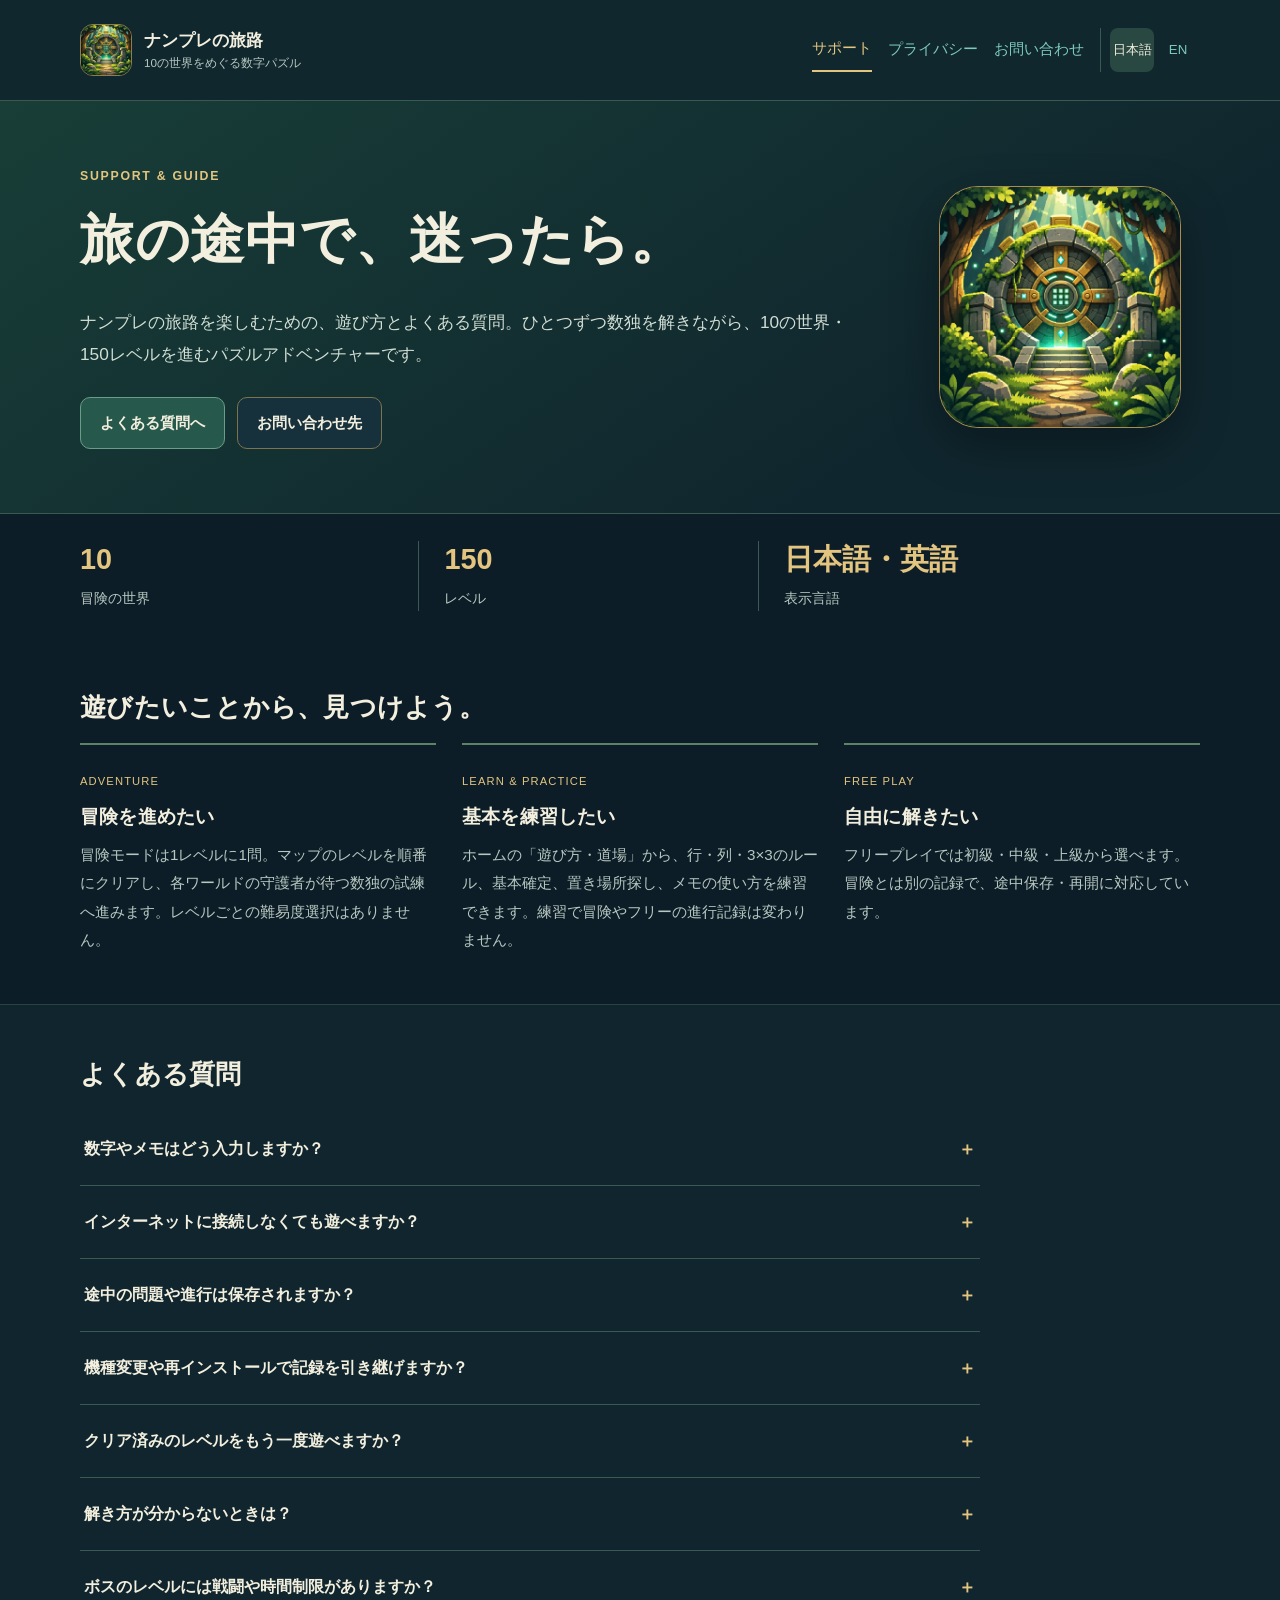
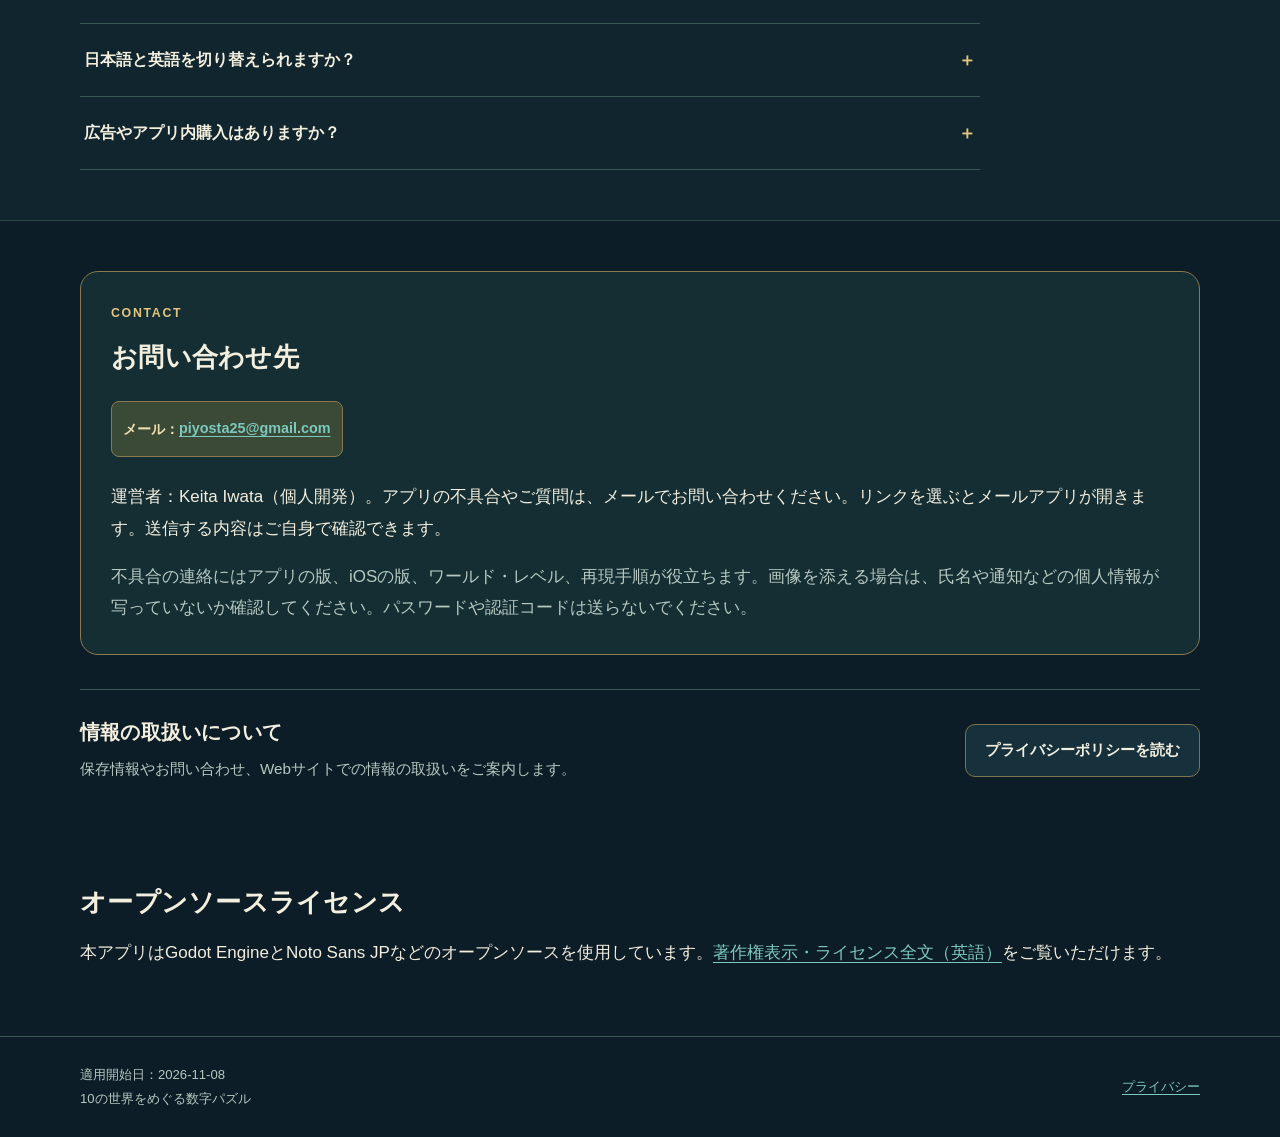
<file: ja/support/index.html>
<!doctype html>
<html lang="ja"><head><meta charset="utf-8"><meta name="viewport" content="width=device-width, initial-scale=1"><meta name="robots" content="index,follow"><meta name="referrer" content="no-referrer"><meta http-equiv="Content-Security-Policy" content="default-src 'none'; style-src 'self'; img-src 'self'; font-src 'self'; script-src 'none'; connect-src 'none'; base-uri 'none'; form-action 'none'; object-src 'none'"><title>旅の途中で、迷ったら。 | ナンプレの旅路</title><meta name="description" content="ナンプレの旅路を楽しむための、遊び方とよくある質問。ひとつずつ数独を解きながら、10の世界・150レベルを進むパズルアドベンチャーです。"><link rel="icon" href="../../assets/app-icon.png" type="image/png"><link rel="stylesheet" href="../../assets/styles.css"></head><body><a class="skip" href="#main">本文へ移動</a><header class="site-header"><div class="wrap header-inner"><a class="brand" href="../support/index.html"><img src="../../assets/app-icon.png" width="52" height="52" alt=""><span><strong>ナンプレの旅路</strong><small>10の世界をめぐる数字パズル</small></span></a><nav class="top-nav" aria-label="ページと言語"><a href="../support/index.html" aria-current="page">サポート</a><a href="../privacy/index.html">プライバシー</a><a href="../contact/index.html">お問い合わせ</a><span class="languages"><a lang="ja" hreflang="ja" href="../../ja/support/index.html" aria-current="page">日本語</a><a lang="en" hreflang="en" href="../../en/support/index.html">EN</a></span></nav></div></header><main id="main"><section class="hero"><div class="wrap hero-inner"><div><p class="eyebrow">SUPPORT &amp; GUIDE</p><h1><span class="title-unit">旅の途中で、</span><wbr><span class="title-unit">迷ったら。</span></h1><p class="lead">ナンプレの旅路を楽しむための、遊び方とよくある質問。ひとつずつ数独を解きながら、10の世界・150レベルを進むパズルアドベンチャーです。</p><div class="actions"><a class="button" href="#faq">よくある質問へ</a><a class="button secondary" href="#contact">お問い合わせ先</a></div></div><div class="hero-art"><img src="../../assets/app-icon.png" width="240" height="240" alt="森の遺跡と輝く数独門のアプリアイコン"></div></div></section><div class="wrap"><dl class="stats"><div><dt>10</dt><dd>冒険の世界</dd></div><div><dt>150</dt><dd>レベル</dd></div><div><dt>日本語・英語</dt><dd>表示言語</dd></div></dl></div><section class="wrap section" aria-labelledby="features"><h2 id="features">遊びたいことから、見つけよう。</h2><div class="features"><article class="feature"><span class="tag">ADVENTURE</span><h3>冒険を進めたい</h3><p>冒険モードは1レベルに1問。マップのレベルを順番にクリアし、各ワールドの守護者が待つ数独の試練へ進みます。レベルごとの難易度選択はありません。</p></article><article class="feature"><span class="tag">LEARN &amp; PRACTICE</span><h3>基本を練習したい</h3><p>ホームの「遊び方・道場」から、行・列・3×3のルール、基本確定、置き場所探し、メモの使い方を練習できます。練習で冒険やフリーの進行記録は変わりません。</p></article><article class="feature"><span class="tag">FREE PLAY</span><h3>自由に解きたい</h3><p>フリープレイでは初級・中級・上級から選べます。冒険とは別の記録で、途中保存・再開に対応しています。</p></article></div></section><section class="section faq-section" id="faq"><div class="wrap"><div class="section-heading"><h2>よくある質問</h2></div><div class="faq-list"><details id="faq-controls"><summary>数字やメモはどう入力しますか？</summary><div class="answer"><p>マスを選んで数字をタップします。数字を先に選んで入力するモードも使えます。「メモ」で候補を手動記録し、取り消し・やり直しで入力を戻せます。ヒントは理由とともに表示されます。</p></div></details><details id="faq-offline"><summary>インターネットに接続しなくても遊べますか？</summary><div class="answer"><p>収録された問題の通常プレイはオフラインで利用できます。Webサイトの閲覧やメールでのお問い合わせにはインターネット接続が必要です。</p></div></details><details id="faq-save"><summary>途中の問題や進行は保存されますか？</summary><div class="answer"><p>盤面、メモ、入力履歴、冒険とフリーの途中状態、クリア記録、設定を端末内に保存します。復旧のため複数の保存世代も利用しています。</p><p>「保存できません」などの表示が出た場合は端末の空き容量を確認し、「保存を再試行」をお試しください。不具合の調査前にアプリを削除すると、端末内の記録を失う可能性があります。</p></div></details><details id="faq-transfer"><summary>機種変更や再インストールで記録を引き継げますか？</summary><div class="answer"><p>アプリ独自のアカウント同期・クラウド同期はありません。OSのバックアップ・復元はAppleの設定やサービスに依存するため、すべての条件での引き継ぎを保証しません。記録を残したい場合はアプリを削除しないでください。</p></div></details><details id="faq-replay"><summary>クリア済みのレベルをもう一度遊べますか？</summary><div class="answer"><p>クリア済みレベルを選ぶと「完成盤面を見る」「もう一度解く」「戻る」を選べます。再挑戦しても、これまでのクリア記録は保持されます。</p></div></details><details id="faq-help"><summary>解き方が分からないときは？</summary><div class="answer"><p>ホームの「遊び方・道場」で基本を練習できます。プレイ中は「ヒント」で説明を確認し、「メモ」で候補数字を手動で記録できます。取り消し・やり直しも利用できます。</p><p>初期設定では行・列・3×3の重複を表示します。正解との相違も表示したい場合は、設定の「正解との照合」を切り替えてください。</p></div></details><details id="faq-boss"><summary>ボスのレベルには戦闘や時間制限がありますか？</summary><div class="answer"><p>守護者のレベルでも通常の9×9数独を解きます。HP、戦闘、時間制限、特殊な妨害はありません。メモ・ヒント・取り消しも利用できます。</p></div></details><details id="faq-language"><summary>日本語と英語を切り替えられますか？</summary><div class="answer"><p>設定の「言語」で「端末の設定に合わせる」「日本語」「英語」を選べます。選択は保存されます。自動選択では日本語以外の端末言語は英語へ切り替わります。</p></div></details><details id="faq-ads"><summary>広告やアプリ内購入はありますか？</summary><div class="answer"><p>このバージョンには広告表示・アプリ内購入の機能はありません。</p></div></details></div></div></section><section class="wrap section" id="contact"><div class="contact-panel"><p class="eyebrow">CONTACT</p><h2>お問い合わせ先</h2><p class="status-pill">メール：<a class="email-link" href="mailto:piyosta25@gmail.com">piyosta25@gmail.com</a></p><p>運営者：Keita Iwata（個人開発）。アプリの不具合やご質問は、メールでお問い合わせください。リンクを選ぶとメールアプリが開きます。送信する内容はご自身で確認できます。</p><p class="muted">不具合の連絡にはアプリの版、iOSの版、ワールド・レベル、再現手順が役立ちます。画像を添える場合は、氏名や通知などの個人情報が写っていないか確認してください。パスワードや認証コードは送らないでください。</p></div><div class="privacy-callout"><div><h2>情報の取扱いについて</h2><p>保存情報やお問い合わせ、Webサイトでの情報の取扱いをご案内します。</p></div><a class="button secondary" href="../privacy/index.html">プライバシーポリシーを読む</a></div></section><section class="wrap section"><h2>オープンソースライセンス</h2><p>本アプリはGodot EngineとNoto Sans JPなどのオープンソースを使用しています。<a href="../../assets/third-party-notices.txt">著作権表示・ライセンス全文（英語）</a>をご覧いただけます。</p></section></main><footer class="site-footer"><div class="wrap footer-inner"><div><p>適用開始日：2026-11-08</p><p>10の世界をめぐる数字パズル</p></div><a href="../privacy/index.html">プライバシー</a></div></footer></body></html>
</file>
<file: assets/styles.css>
:root{color-scheme:dark;--bg:#0d1d27;--panel:#142e33;--panel-deep:#112730;--ink:#f3efdf;--muted:#b7c8c1;--gold:#e3c580;--teal:#7dc9bd;--line:#395952;--radius:18px;font-family:-apple-system,BlinkMacSystemFont,"Hiragino Kaku Gothic ProN","Yu Gothic",Meiryo,sans-serif}
*{box-sizing:border-box}html{scroll-padding-top:2rem}body{margin:0;background:var(--bg);color:var(--ink);font-size:17px;line-height:1.85}a{color:var(--teal);text-underline-offset:.22em}a:hover{color:var(--gold)}a:focus-visible,summary:focus-visible{outline:3px solid var(--gold);outline-offset:5px;border-radius:4px}img{max-width:100%;height:auto}p{margin:.6em 0 1em}h1,h2,h3{line-height:1.45;letter-spacing:.01em;overflow-wrap:anywhere}h1{font-size:clamp(2rem,4.5vw,3.4rem);margin:.25em 0 .5em;font-weight:750}h2{font-size:1.65rem;margin:0 0 1rem}h3{font-size:1.18rem;margin:.4em 0 .6em}ul{padding-left:1.35em}li{margin:.4em 0}.wrap{width:min(1120px,calc(100% - 48px));margin-inline:auto}.skip{position:absolute;top:-100px;left:16px;z-index:20;padding:10px;background:var(--gold);color:#142a2b}.skip:focus{top:8px}.preview-banner{background:#243f3c;border-bottom:1px solid #547060;color:#e6d6a5;font-size:.85rem;padding:10px 0}.site-header{border-bottom:1px solid var(--line);background:#10272e}.header-inner{display:flex;align-items:center;justify-content:space-between;gap:22px;min-height:100px;padding-block:15px}.brand{display:flex;align-items:center;gap:12px;text-decoration:none;color:var(--ink);min-width:0}.brand img{width:52px;height:52px;border-radius:13px;border:1px solid #947c49;flex:none}.brand strong{display:block;font-size:1.04rem;line-height:1.5;font-weight:650}.brand small{display:block;font-size:.73rem;color:var(--muted);line-height:1.5}.top-nav{display:flex;align-items:center;gap:16px;flex:none}.top-nav>a{display:inline-flex;align-items:center;min-height:44px;text-decoration:none;font-size:.92rem;white-space:nowrap}.top-nav>a[aria-current=page]{color:var(--gold);border-bottom:2px solid var(--gold)}.languages{display:flex;gap:2px;border-left:1px solid var(--line);padding-left:9px}.languages a{display:inline-flex;align-items:center;justify-content:center;min-width:44px;min-height:44px;font-size:.83rem;text-decoration:none}.languages [aria-current=page]{color:var(--ink);background:#294842;border-radius:8px}.eyebrow{font-size:.77rem;font-weight:650;letter-spacing:.14em;color:var(--gold);margin:0 0 .8rem}.muted{color:var(--muted)}.hero{background:linear-gradient(145deg,#183e37,#10262e 74%);border-bottom:1px solid var(--line)}.hero-inner{display:grid;grid-template-columns:minmax(0,1fr) 280px;gap:58px;align-items:center;padding-block:64px}.hero p.lead{max-width:48em;color:#d1ded4;font-size:1.08rem}.hero-art{display:grid;place-items:center;padding:20px}.hero-art img{width:240px;border-radius:38px;box-shadow:0 0 0 1px #aa8c50,0 18px 50px #0005}.actions{display:flex;flex-wrap:wrap;gap:12px;margin-top:26px}.button{display:inline-flex;align-items:center;justify-content:center;padding:11px 19px;min-height:48px;border:1px solid #6a9c89;border-radius:10px;text-decoration:none;font-size:.95rem;font-weight:650;background:#26594c;color:var(--ink)}.button:hover{background:#336a5c;color:var(--ink)}.button.secondary{background:#17313c;border-color:#7c744e}.stats{display:grid;grid-template-columns:1fr 1fr 1.3fr;gap:0;margin:0;padding-block:27px}.stats>div{padding:0 25px;border-right:1px solid var(--line)}.stats>div:first-child{padding-left:0}.stats>div:last-child{border:0}.stats dt{font-size:1.8rem;line-height:1.3;color:var(--gold);font-weight:700}.stats dd{font-size:.86rem;margin:7px 0 0;color:var(--muted)}.section{padding-block:50px}.features{display:grid;grid-template-columns:repeat(3,minmax(0,1fr));gap:26px}.feature{border-top:2px solid #5d8266;padding-top:19px}.feature p{font-size:.95rem;color:var(--muted);margin-bottom:0}.feature .tag{font-size:.7rem;letter-spacing:.1em;color:var(--gold)}.faq-section{background:#10252d;border-top:1px solid #28443f;border-bottom:1px solid #28443f}.section-heading{display:flex;gap:20px;align-items:baseline;justify-content:space-between;margin-bottom:20px}.section-heading h2{margin:0}.faq-list{max-width:900px}.faq-list details{border-bottom:1px solid var(--line);padding:6px 0}.faq-list summary{display:flex;align-items:center;justify-content:space-between;gap:18px;min-height:60px;list-style:none;cursor:pointer;font-size:1rem;font-weight:600;padding:12px 4px}.faq-list summary::-webkit-details-marker{display:none}.faq-list summary::after{content:"＋";font-size:1.1rem;color:var(--gold);flex:none}.faq-list details[open] summary::after{content:"−"}.answer{padding:0 34px 10px 4px;color:#c9d7d0;font-size:.96rem}.contact-panel{border:1px solid #8b7950;border-radius:var(--radius);background:var(--panel);padding:30px}.status-pill{display:inline-block;color:#efe0b0;background:#3b4937;border:1px solid #8b7950;border-radius:8px;padding:5px 11px;font-size:.9rem;font-weight:600}.contact-panel p:last-child{margin-bottom:0}.privacy-callout{display:grid;grid-template-columns:minmax(0,1fr) auto;align-items:center;gap:30px;border-top:1px solid var(--line);margin-top:34px;padding-top:28px}.privacy-callout h2{font-size:1.25rem;margin-bottom:8px}.privacy-callout p{margin:0;color:var(--muted);font-size:.95rem}.site-footer{border-top:1px solid var(--line);padding-block:26px;font-size:.82rem;color:var(--muted)}.footer-inner{display:flex;flex-wrap:wrap;justify-content:space-between;gap:12px}.footer-inner a{min-height:44px;display:inline-flex;align-items:center}.footer-inner p{margin:0}.policy-hero{padding-block:48px 32px}.policy-hero p.lead{max-width:790px;color:#c9d8d0}.meta-list{display:grid;grid-template-columns:repeat(2,minmax(0,1fr));gap:15px 30px;margin:28px 0 0;padding:22px;border:1px solid var(--line);border-radius:var(--radius);background:#102830}.meta-list dt{font-size:.8rem;color:var(--gold)}.meta-list dd{margin:4px 0 0;font-size:.95rem;overflow-wrap:anywhere}.policy-layout{display:grid;grid-template-columns:235px minmax(0,1fr);align-items:start;gap:55px;padding-block:24px 58px}.toc{position:sticky;top:24px;border-left:2px solid #75805a;padding-left:16px;font-size:.86rem}.toc h2{font-size:1rem;color:var(--gold)}.toc ol{padding-left:1.25em;margin:0}.toc li{margin:.4em 0}.toc a{display:inline-block;padding-block:3px;color:var(--muted);text-decoration:none}.toc a:hover{text-decoration:underline;color:var(--teal)}.policy-article{max-width:760px;min-width:0}.policy-article section{padding-bottom:20px;margin-bottom:30px;border-bottom:1px solid #2e4844}.policy-article h2{font-size:1.35rem;color:#e6cd94}.policy-article p{font-size:1rem;color:#d2ddd7;overflow-wrap:anywhere}.pending-box{background:#273c34;border:1px solid #8b7950;border-radius:var(--radius);padding:24px}.pending-box h2{font-size:1.25rem;color:var(--gold)}.pending-box li{font-size:.94rem;color:#e0e3d3}.locale-home{min-height:75vh;padding-block:58px}.locale-brand{display:flex;align-items:center;gap:22px;margin-bottom:35px}.locale-brand img{width:110px;border-radius:24px}.locale-brand h1{font-size:clamp(1.6rem,4vw,2.5rem);margin:0}.locale-grid{display:grid;grid-template-columns:repeat(2,minmax(0,1fr));gap:24px}.locale-card{display:block;background:var(--panel);padding:28px;border-radius:var(--radius);border:1px solid var(--line);text-decoration:none;color:var(--ink);min-height:180px}.locale-card strong{font-size:1.7rem;color:var(--gold)}.locale-card span{display:block;margin-top:12px;color:var(--muted)}
.title-unit{display:inline-block}
.email-link{display:inline-flex;align-items:center;min-height:44px;max-width:100%;overflow-wrap:anywhere}.status-pill .email-link{font-weight:700}
@media(max-width:850px){.header-inner{flex-wrap:wrap}.top-nav{width:100%;justify-content:space-between;gap:12px}.hero-inner{grid-template-columns:minmax(0,1fr) 185px;gap:25px}.hero-art{padding:5px}.hero-art img{width:175px;border-radius:27px}.features{grid-template-columns:1fr;gap:22px}.feature{max-width:740px}.policy-layout{grid-template-columns:1fr;gap:30px}.toc{position:static}.toc ol{display:grid;grid-template-columns:repeat(2,minmax(0,1fr));gap:2px 30px}.privacy-callout{grid-template-columns:1fr;gap:18px}.privacy-callout .button{justify-self:start}}
@media(max-width:560px){body{font-size:16px}.wrap{width:calc(100% - 36px)}.preview-banner{font-size:.78rem;padding-block:8px}.header-inner{gap:9px;padding-block:12px}.brand strong{font-size:.95rem}.brand small{font-size:.68rem;max-width:245px}.brand img{width:46px;height:46px}.top-nav{gap:8px}.top-nav>a{font-size:.88rem}.languages{padding-left:5px}.hero-inner{grid-template-columns:1fr;padding-block:35px 25px;gap:19px}.hero-art{justify-content:start;padding:0}.hero-art img{width:126px;border-radius:22px}.hero h1{font-size:2rem}.hero p.lead{font-size:1rem}.actions{margin-top:20px;gap:9px}.button{padding-inline:14px;font-size:.9rem}.stats{padding-block:23px}.stats>div{padding-inline:12px}.stats dt{font-size:1.4rem}.stats>div:last-child dt{font-size:1.04rem;padding-top:4px}.stats dd{font-size:.75rem}.section{padding-block:35px}h2{font-size:1.4rem}.contact-panel{padding:21px}.faq-list summary{font-size:.96rem}.answer{padding-right:5px}.footer-inner{display:block}.policy-hero{padding-block:32px 20px}.policy-hero h1{font-size:1.9rem}.meta-list{grid-template-columns:1fr;padding:19px;gap:16px}.policy-layout{padding-top:18px;gap:30px}.toc ol{display:block}.toc a{padding-block:6px}.policy-article h2{font-size:1.2rem}.policy-article p{font-size:1rem}.pending-box{padding:20px}.locale-grid{grid-template-columns:1fr}.locale-brand{align-items:start;gap:15px}.locale-brand img{width:70px;border-radius:16px}.locale-home{padding-block:35px}}
/* Keep all navigation targets inside narrow phone widths. */
@media(max-width:560px){.top-nav{flex-wrap:wrap;column-gap:6px}.languages{margin-left:auto}}
</file>
